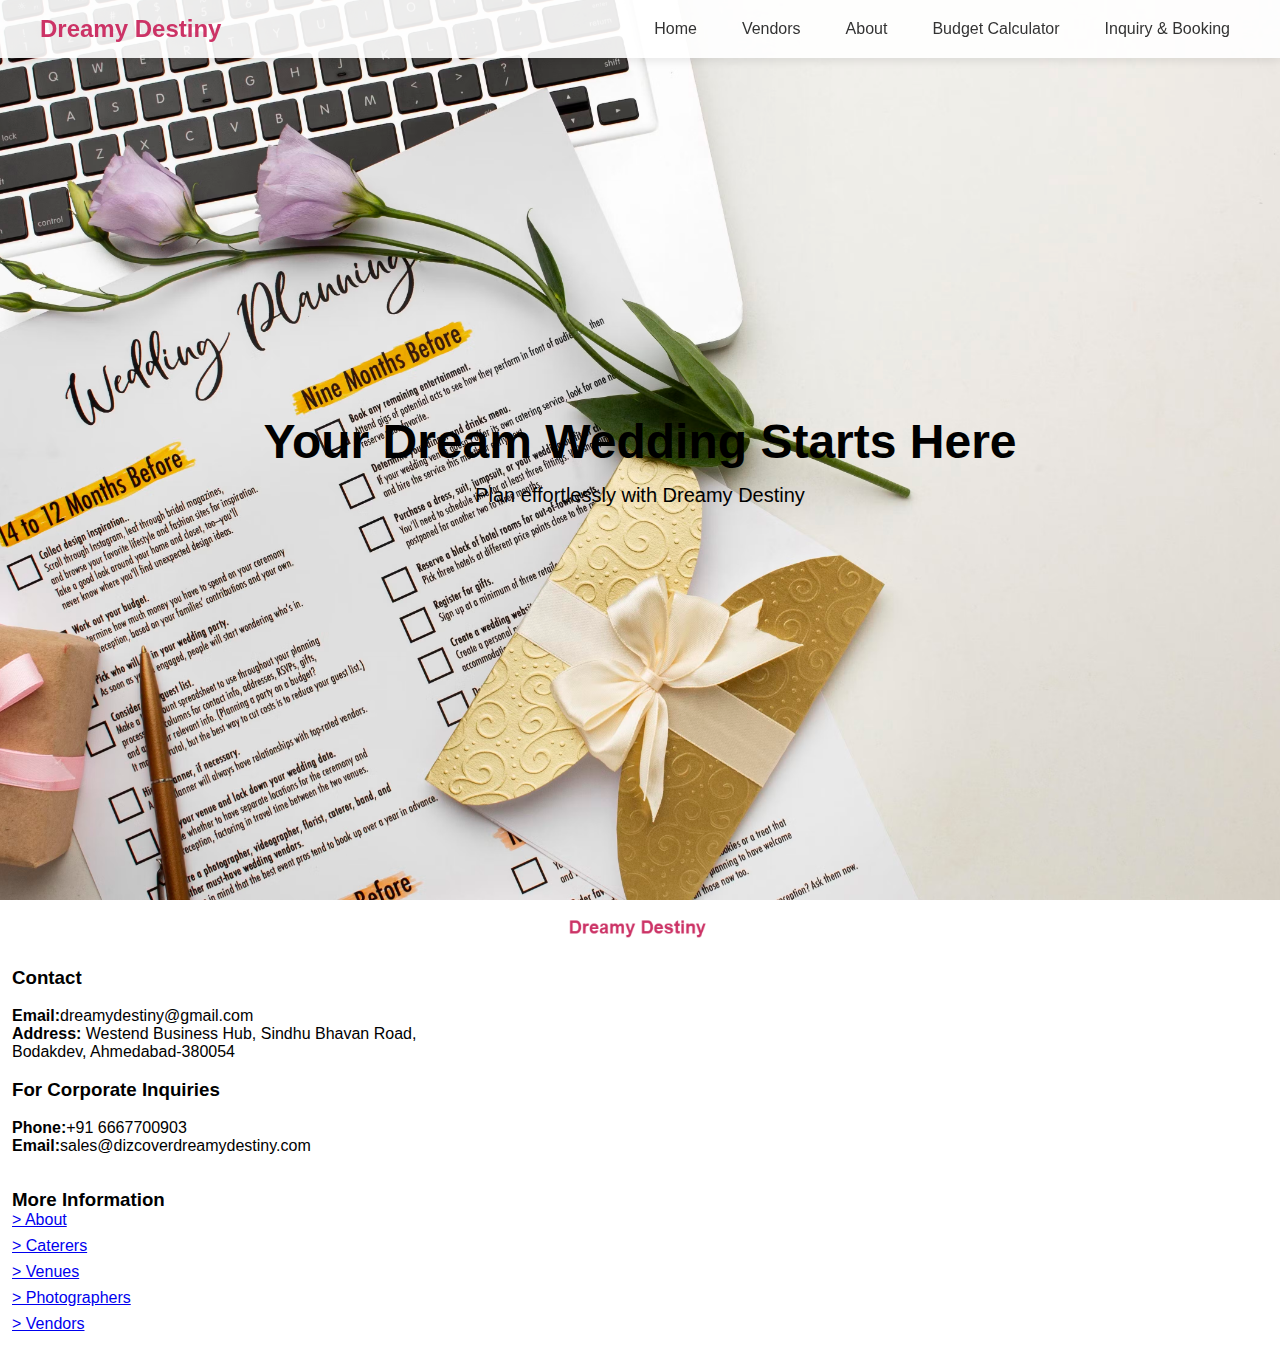
<file: index.html>
<!DOCTYPE html>
<html lang="en">
<head>
    <meta charset="UTF-8">
    <meta name="viewport" content="width=device-width,initial-scale=1.0">
    <title>Dreamy Destiny- Wedding Planning</title>
    <link rel="stylesheet" href="style.css">
</head>
<body>
    <header>
        <nav class="navbar">
            <div class="logo">Dreamy Destiny</div>
            <ul class="nav-links">
                <li><a href="index.html">Home</a></li>
                <li  class="dropdown">
                    <a href="vendor.html">Vendors</a>
                    <ul class="dropdown-menu">
                        <li><a href="photograph.html">Photographers</a></li>
                        <li><a href="caterers.html">Caterers</a></li>
                        <li><a href="venue.html">Venues</a></li>
                    </ul>
                    </li>
                    <li><a href="aboutus.html">About</a></li>
                    <li><a href="budgetcalculator.html">Budget Calculator</a></li>
                    <li><a href="booking.html">Inquiry & Booking</a></li>
                </li>
            </ul>
        </nav>
        <div class="hero-section">
        <div class="hero-text">
            <h1> Your Dream Wedding Starts Here</h1>
            <p>Plan effortlessly with Dreamy Destiny</p>
        </div>
        </div>
    </header>
   <footer class="footer">
    <div  class="footer-logo">
        <img src="logo.png" alt="Discover Dreamy Destiny">
    </div>

    <div class="footer-section">
        <h3>Contact</h3>
        <p><strong>Email:</strong>dreamydestiny@gmail.com</p>
        <p><strong>Address:</strong>
            Westend Business Hub, Sindhu Bhavan Road,<br> Bodakdev, Ahmedabad-380054</p>
    </div>
    <div class="footer-section">
        <h3>For Corporate Inquiries</h3>
        <p><strong>Phone:</strong>+91 6667700903</p>
        <p><strong>Email:</strong>sales@dizcoverdreamydestiny.com</p>
    </div>
    <div class="footer-links">
        <div>
            <h3>More Information</h3>
            <ul>
                <li><a href="aboutus.html"> > About</a></li>
                <li><a href="caterers.html">> Caterers</a></li>
                <li><a href="venue.html"> > Venues</a></li>
                <li><a href="photograph.html"> > Photographers</a></li>
                <li><a href="vendor.html"> > Vendors</a></li>
            </ul>
        </div>
    </div>
   </footer>
  </body>
</html>
</file>
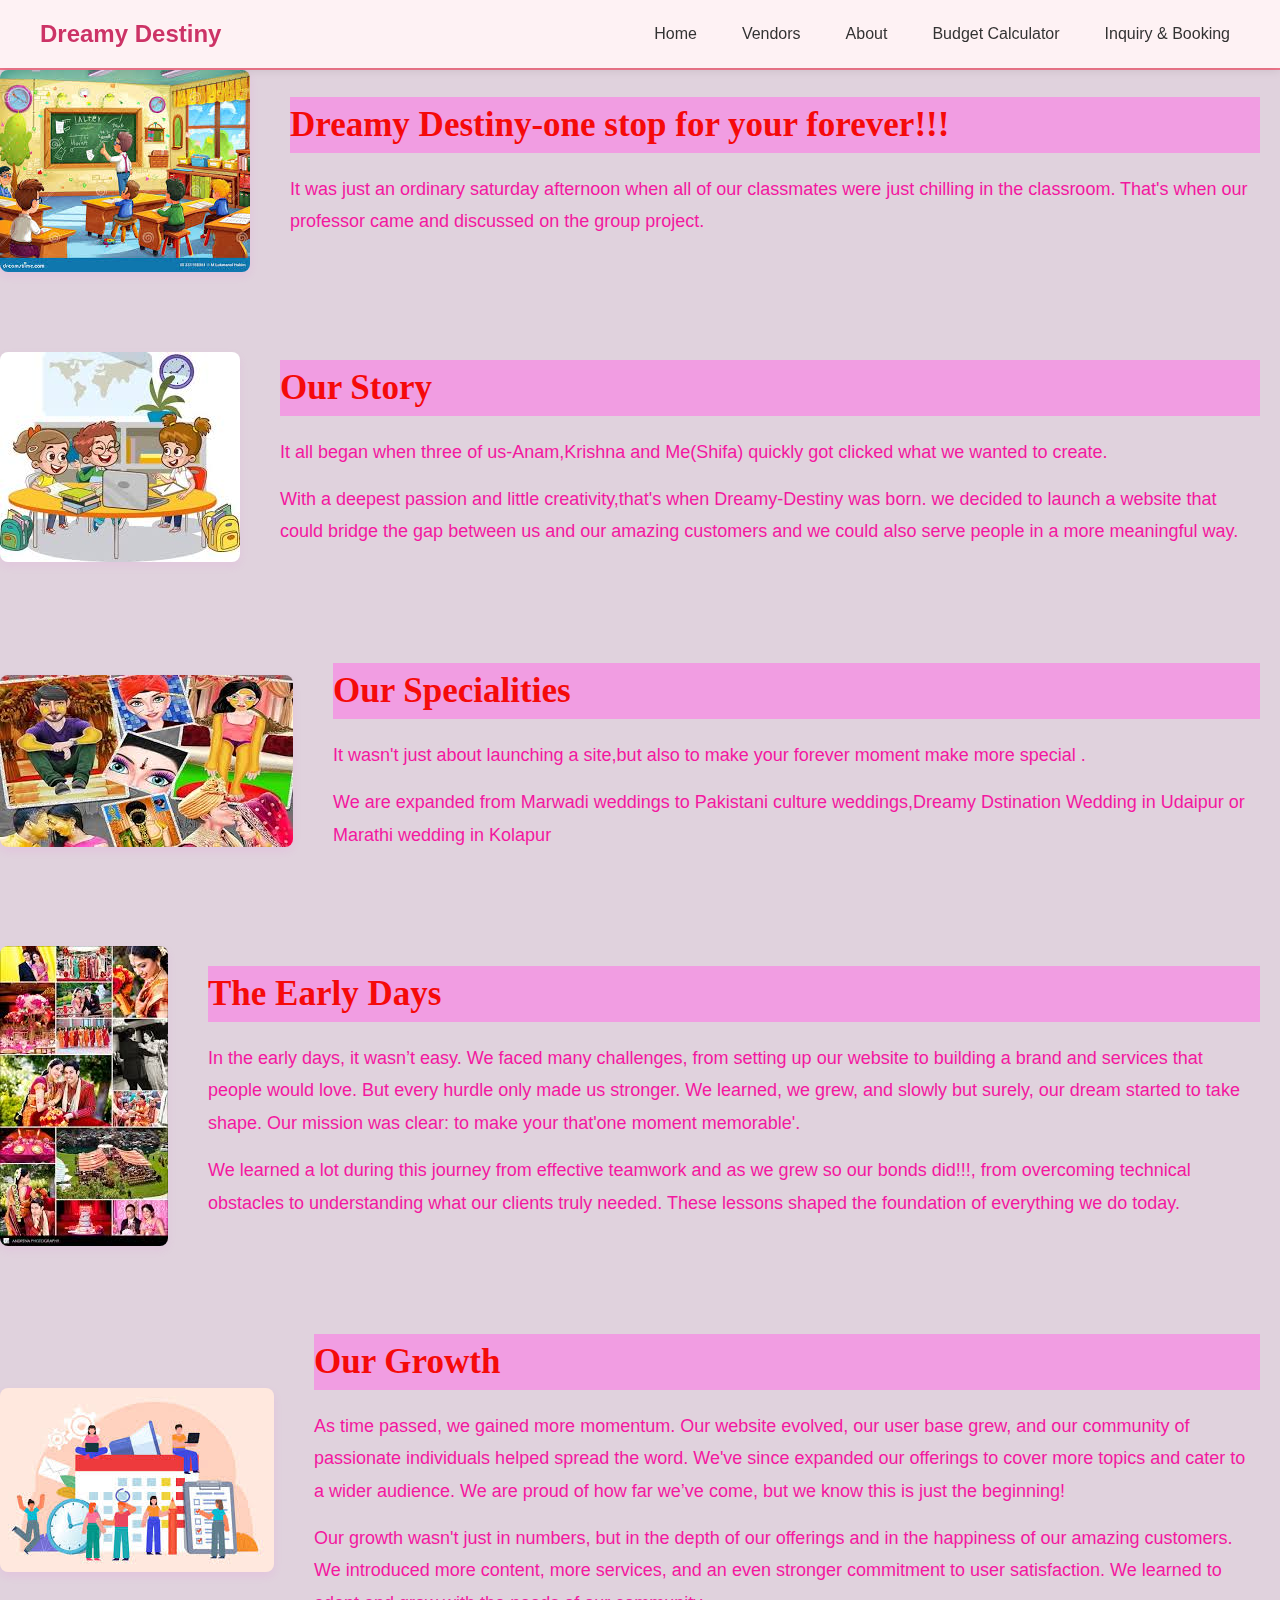
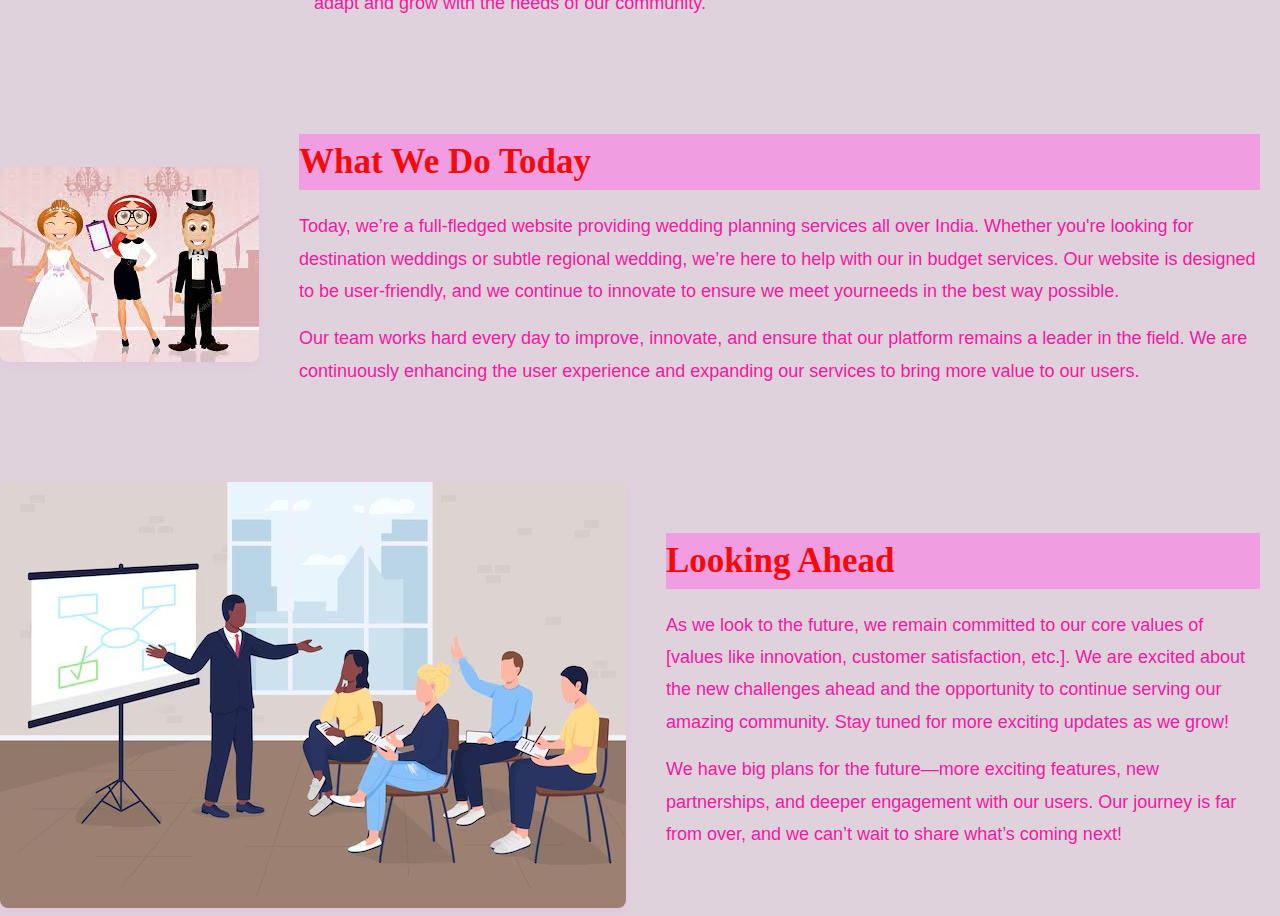
<file: aboutus.html>
<!DOCTYPE html>
<html lang="en">
<head>
    <meta charset="UTF-8">
    <meta name="viewport" content="width=device-width, initial-scale=1.0">
    <title>About Us</title>
    <link rel="stylesheet" href="style.css">
<style>
    * {
    margin: 0;
    padding: 0;
    box-sizing: border-box;
}

body {
    font-family:Verdana, Geneva, Tahoma, sans-serif;
    line-height: 1.6;
    background-color: rgb(250, 233, 245);    
}

.container {
    width: 100%;
    margin: 0 auto;
    background-color: rgb(224,210,221);
}

.about-section {
    padding: 0px 0;
    background-color: rgb(243, 120, 141);
    min-height: 100vh;
    padding-top: 70px;
}
.about-item {
    display: flex;
    margin-bottom: 60px;
    justify-content: space-between;
    align-items: center;
    
}
.about-image img {
    max-width: 100%;
    height: auto;
    border-radius: 8px;
    box-shadow: 0 4px 8px rgba(245, 80, 223, 0.1);
}
.about-image1 img {
    max-width: 100%;
    height: auto;
    border-radius: 8px;
    box-shadow: 0 4px 8px rgba(238, 103, 227, 0.1);
}

.about-text {
    flex: 1;
    padding: 20px;
    margin-left: 20px;
}
.about-text h2 {
    font-family:cursive;
    font-size: 35px;
    margin-bottom: 20px;
    color: rgb(245,10,10);
    font-weight: bold;
    background-color: rgb(241,157,226);
}

.about-text p {
    font-size: 18px;
    color: rgb(243, 24, 159);
    line-height: 1.8;
    margin-bottom: 15px;
}

@media screen and (max-width: 768px) {
    .about-item {
        flex-direction: column;
        align-items: center;
    }

    .about-image img {
        width: 100%;
        max-width: 500px;
        margin-bottom: 20px;
 }
}
</style>
</head>
<body>
    <header>
        <nav class="navbar">
            <div class="logo">Dreamy Destiny</div>
            <ul class="nav-links">
                <li><a href="index.html">Home</a></li>
                <li  class="dropdown">
                    <a href="vendor.html">Vendors</a>
                    <ul class="dropdown-menu">
                        <li><a href="photograph.html">Photographers</a></li>
                        <li><a href="caterers.html">Caterers</a></li>
                        <li><a href="venue.html">Venues</a></li>
                    </ul>
                    </li>
                    <li><a href="aboutus.html">About</a></li>
                    <li><a href="budgetcalculator.html">Budget Calculator</a></li>
                    <li><a href="booking.html">Inquiry & Booking</a></li>
                </li>
            </ul>
        </nav>
    <section class="about-section">
        <div class="container">
            <div class="about-item">
                <div class="about-image">
                    <img src="aboutphoto1.jpg" alt="Our Story">
                </div>
                <div class="about-text">
                    <h2>Dreamy Destiny-one stop for your forever!!! </h2>
                    <p>It was just an ordinary saturday afternoon when all of our classmates were
                         just chilling in  the classroom.
                        That's when our professor came and discussed on the group project.</p>
                    </div>
                    </div>
                    <div class="about-item">
                        <div class="about-image1">
                            <img src="aboutphoto2.jpg" alt="Our Story">
                        </div>
                        <div class="about-text">
                            <h2>Our Story</h2>
                    <p> It all began when three of us-Anam,Krishna and Me(Shifa) quickly got
                         clicked what we wanted to create.</p>
                    <p>With a deepest passion and little creativity,that's when Dreamy-Destiny was
                         born. we decided to launch a website that could bridge the gap
                         between us and our amazing customers and we could also serve people in
                          a more meaningful way.</p>
                    </div>
                    </div>
                    <div class="about-item">
                        <div class="about-image">
                            <img src="aboutphoto3.jpg" alt="Our Story">
                        </div>
                        <div class="about-text">
                            <h2>Our Specialities</h2>
                    <p>It wasn't just about launching a site,but also to make your forever 
                        moment make more special .</p>
                    <p>We are expanded from Marwadi weddings to Pakistani culture
                         weddings,Dreamy Dstination Wedding in Udaipur or Marathi wedding in Kolapur</p>
                </div>
            </div>
            <div class="about-item">
                <div class="about-image1">
                    <img src="aboutphoto4.jpg" alt="The Early Days">
                </div>
                <div class="about-text">
                    <h2>The Early Days</h2>
                    <p>In the early days, it wasn’t easy. We faced many challenges,
                         from setting up our website to building a brand and services that people would love. 
                         But every hurdle only made us stronger. We learned, we grew, and slowly but surely,
                          our dream started to take shape. Our mission was clear: to make your that'one moment memorable'.</p>
              <p>We learned a lot during this journey from effective teamwork and as we grew so our bonds did!!!,
                 from overcoming technical obstacles to understanding what our clients 
                 truly needed. These lessons shaped the foundation of everything we do today.</p>
                </div>
            </div>
            <div class="about-item">
                <div class="about-image">
                    <img src="aboutphoto5.jpg" alt="Our Growth">
                </div>
                <div class="about-text">
                    <h2>Our Growth</h2>
                    <p>As time passed, we gained more momentum. Our website evolved,
                         our user base grew, and our community of passionate individuals 
                         helped spread the word. We've since expanded our offerings to cover
                          more topics and cater to a wider audience. We are proud of how far we’ve come, 
                          but we know this is just the beginning!</p>
                    <p>Our growth wasn't just in numbers, but in the depth of our offerings and in the happiness of our amazing customers.
                         We introduced more content, more services, and an even stronger commitment to user satisfaction.
                          We learned to adapt and grow with the needs of our community.</p>
                </div>
            </div>

            <div class="about-item">
                <div class="about-image1">
                    <img src="aboutphoto6.jpg" alt="What We Do Today">
                </div>
                <div class="about-text">
                    <h2>What We Do Today</h2>
                    <p>Today, we’re a full-fledged website providing wedding planning services all over India. Whether you're looking for destination weddings or subtle regional wedding, we’re here to help with our in budget services. Our website is designed 
                        to be user-friendly, and we continue to innovate to ensure we meet yourneeds in the best way possible.</p>
                        <p>Our team works hard every day to improve, innovate, and ensure that our platform remains a leader in the field. We are continuously enhancing the user experience and expanding our services to bring more value to our users.</p>
                    </div>
                </div>
    
                <div class="about-item">
                    <div class="about-image">
                        <img src="aboutphoto7.jpg" alt="Looking Ahead">
                    </div>
                    <div class="about-text">
                        <h2>Looking Ahead</h2>
                        <p>As we look to the future, we remain committed to our core values of [values like innovation, customer satisfaction, etc.]. We are excited about the new challenges ahead and the opportunity to continue serving our amazing community. Stay tuned for more exciting updates as we grow!</p>
                        <p>We have big plans for the future—more exciting features, new partnerships, and deeper engagement with our users. Our journey is far from over, and we can’t wait to share what’s coming next!</p>
                    </div>
                </div>
    
            </div>
        </section>
    
    </body>
    </html>
</file>
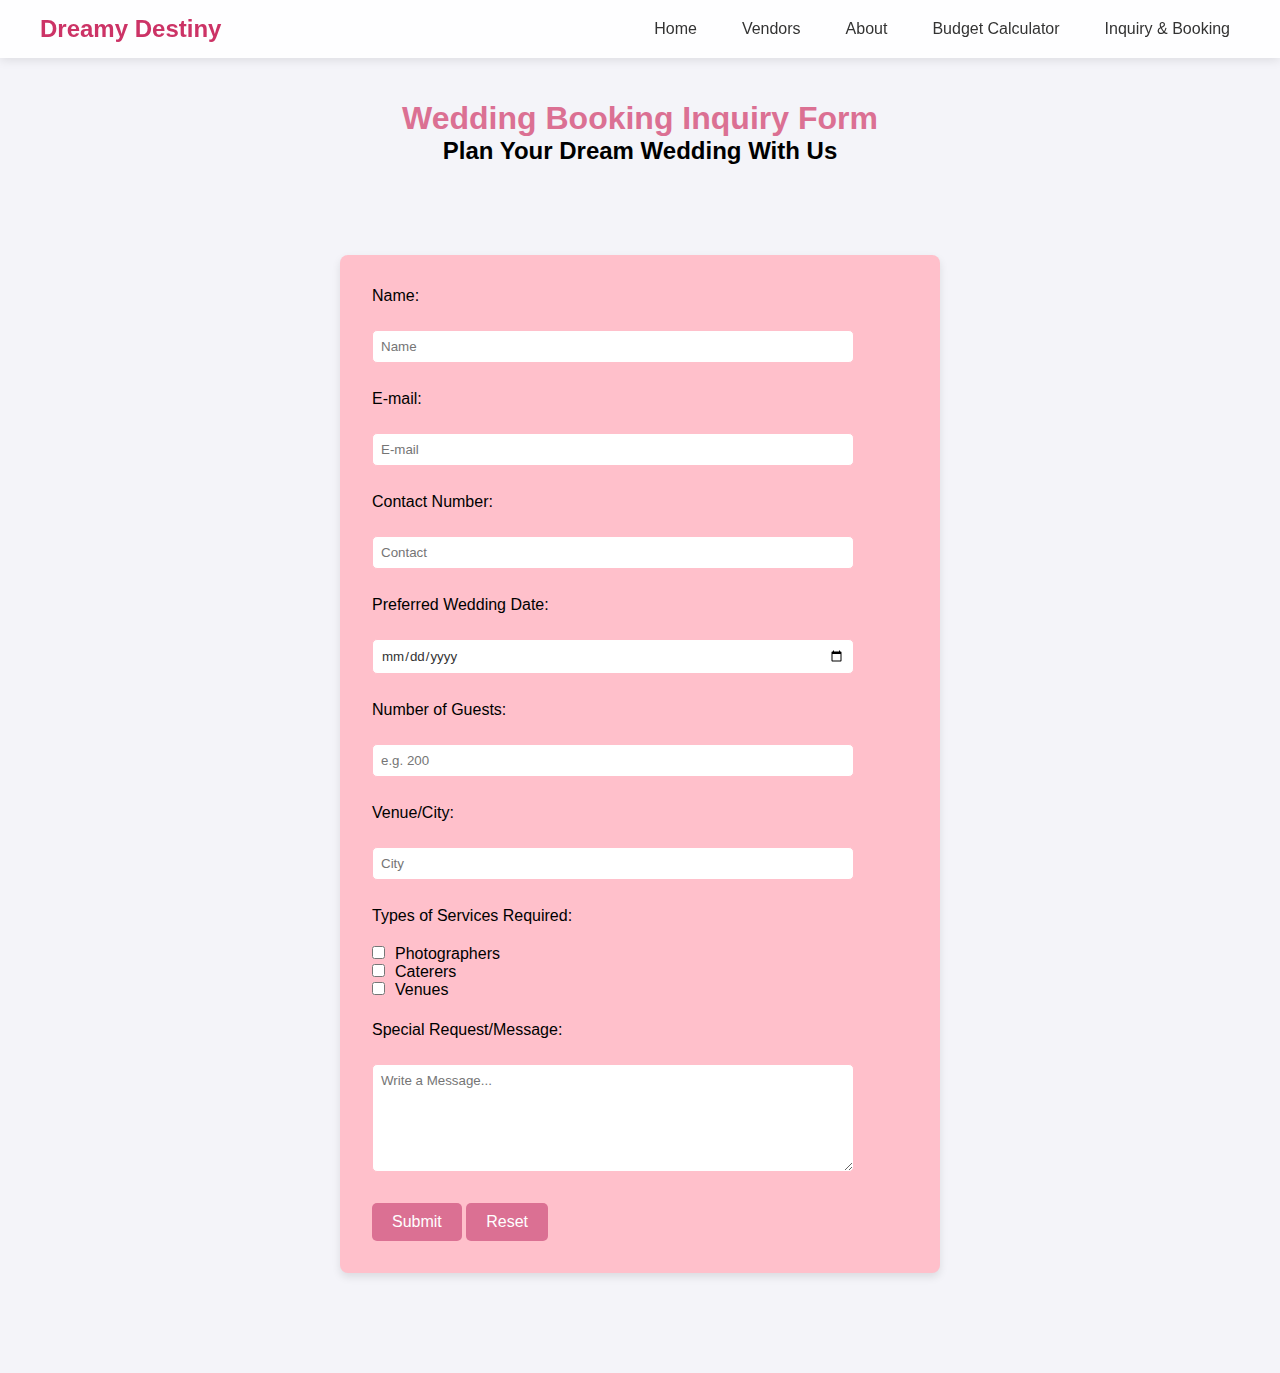
<file: booking.html>
<!DOCTYPE html>
<html lang="en">
<head>
    <meta charset="UTF-8">
    <meta name="viewport" content="width=device-width, initial-scale=1.0">
    <title>Online Inquiry & Booking System</title>
    <link rel="stylesheet" href="style.css">
</head>
<body>
    <header>
        <nav class="navbar">
            <div class="logo">Dreamy Destiny</div>
            <ul class="nav-links">
                <li><a href="index.html">Home</a></li>
                <li  class="dropdown">
                    <a href="vendor.html">Vendors</a>
                    <ul class="dropdown-menu">
                        <li><a href="photograph.html">Photographers</a></li>
                        <li><a href="caterers.html">Caterers</a></li>
                        <li><a href="venue.html">Venues</a></li>
                    </ul>
                    </li>
                    <li><a href="aboutus.html">About</a></li>
                    <li><a href="budgetcalculator.html">Budget Calculator</a></li>
                    <li><a href="booking.html">Inquiry & Booking</a></li>
                </li>
            </ul>
        </nav>
     </header>
     <section class="booking">
    <form name="inquiryform">
        <center><h1 id="heading">Wedding Booking Inquiry Form</h1></center>
        <center><h2>Plan Your Dream Wedding With Us </h2></center>
        <table bgcolor="white" align="center">

            <tr>
                <td>Name:</td>
                <td><input type="text" placeholder="Name"></input></td><br>
            </tr>

            <tr>
                <td>E-mail:</td>
                <td><input type="email" placeholder="E-mail"></input></td><br>
            </tr>

            <tr>
                <td>Contact Number:</td>
                <td><input type="text" placeholder="Contact"></input></td><br>
            </tr>

            <tr>
                <td>Preferred Wedding Date:</td>
                <td><input type="date" placeholder="dd-mm-yyyy"></input></td><br>
            </tr>

            <tr>
                <td>Number of Guests:</label></td>
                <td><input type="number" placeholder="e.g. 200"></td>
            </tr>

            <tr>
                <td>Venue/City:</td>
                <td><input type="text" placeholder="City"></input></td><br>
            </tr>

            <tr>
                <td>Types of Services Required:</td>
                <td>
                    <input type="checkbox" name="service">Photographers</input><br>
                    <input type="checkbox" name="service">Caterers</input><br>
                    <input type="checkbox" name="service">Venues</input><br>
                </td>
            </tr>

            <tr>
                <td>Special Request/Message:</td>
                <td><textarea name="address"  placeholder="Write a Message..." rows="6" cols="15"></textarea></td>
            </tr>

         
            <tr>
              <td>
                 <input type="submit" name="Submit" value="Submit"></input>
                 <input type="reset" name="Reset" value="Reset"></input>
              </td> 
            </tr>  
    </form>
     </section>
</body>
</html>
</file>
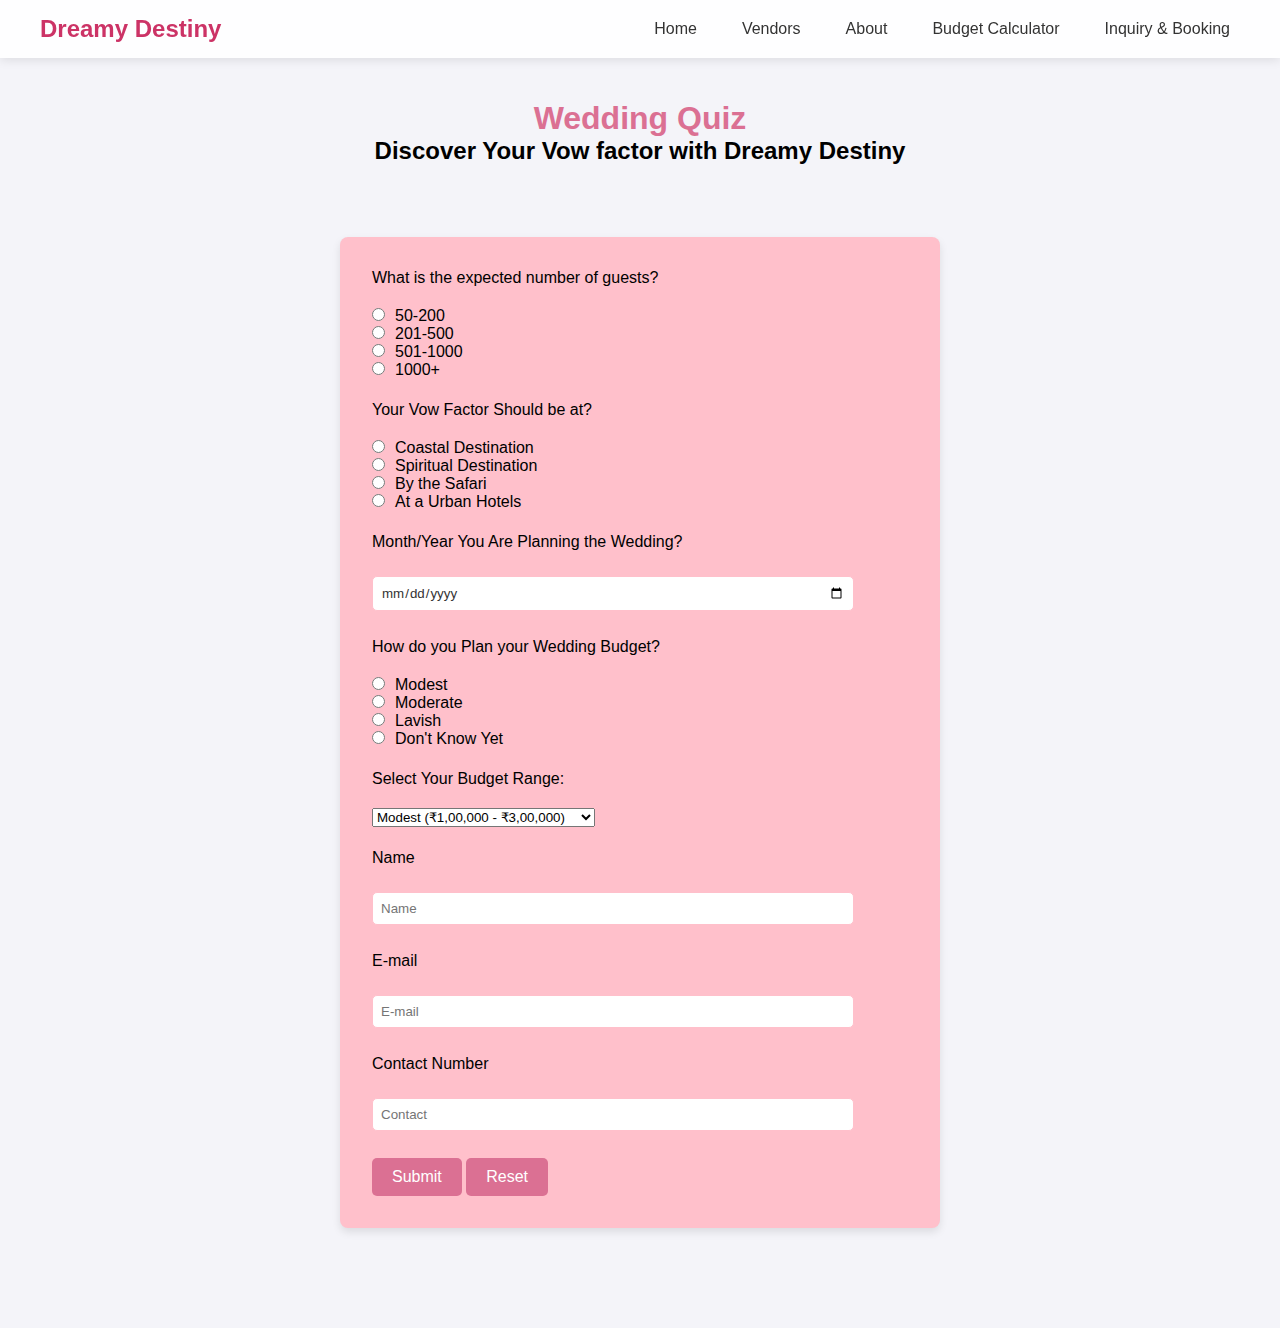
<file: budgetcalculator.html>
<!DOCTYPE html>
<html lang="en">
<head>
    <meta charset="UTF-8">
    <meta name="viewport" content="width=device-width, initial-scale=1.0">
    <title>Wedding Quiz</title>
    <link rel="stylesheet" href="style.css">
</head>
<body>
        <header>
            <nav class="navbar">
                <div class="logo">Dreamy Destiny</div>
                <ul class="nav-links">
                    <li><a href="index.html">Home</a></li>
                    <li  class="dropdown">
                        <a href="vendor.html">Vendors</a>
                        <ul class="dropdown-menu">
                            <li><a href="photograph.html">Photographers</a></li>
                            <li><a href="caterers.html">Caterers</a></li>
                            <li><a href="venue.html">Venues</a></li>
                        </ul>
                        </li>
                        <li><a href="aboutus.html">About</a></li>
                        <li><a href="budgetcalculator.html">Budget Calculator</a></li>
                        <li><a href="booking.html">Inquiry & Booking</a></li>
                    </li>
                </ul>
            </nav>
            </header>
       <section class="budget">    
    <form name="wedding quiz form">
        <center><h1 id="heading">Wedding Quiz</h1></center>
        <center><h2>Discover Your Vow factor with Dreamy Destiny</h2></center>
        <table bgcolor="white" align="center">

            <tr>
                <td>What is the expected number of guests?</td>
                <td><input type="radio" name="guests">50-200</input><br>
                   <input type="radio" name="guests">201-500</input><br>
                   <input type="radio" name="guests">501-1000</input><br>
                   <input type="radio" name="guests">1000+</input><br>
                </td>
            </tr>

            <tr>
                <td>Your Vow Factor Should be at?</td>
                <td><input type="radio" name="vow_factor">Coastal Destination</input><br>
                   <input type="radio" name="vow_factor">Spiritual Destination</input><br>
                   <input type="radio" name="vow_factor">By the Safari</input><br>
                   <input type="radio" name="vow_factor">At a Urban Hotels</input><br>
                </td>
            </tr>

            <tr>
                <td>Month/Year You Are Planning the Wedding?</td>
                <td><input type="date" placeholder="dd-mm-yyyy"></input></td><br>
            </tr>

            <tr>
                <td>How do you Plan your Wedding Budget?</td>
                <td><input type="radio" name="budget">Modest</input><br>
                   <input type="radio" name="budget">Moderate</input><br>
                   <input type="radio" name="budget">Lavish</input><br>
                   <input type="radio" name="budget">Don't Know Yet</input><br>
                </td>
            </tr>
          
            <tr>
                <td>Select Your Budget Range:</td>
                <td>                 
                   <select name="budget">
                        <option value="100000-300000">Modest (₹1,00,000 - ₹3,00,000)</option>
                        <option value="300000-700000">Moderate (₹3,00,000 - ₹7,00,000)</option>
                        <option value="700000-1500000">Lavish (₹7,00,000 - ₹15,00,000)</option>
                        <option value="1500000+">Luxurious (₹15,00,000+)</option>
                    </select>
                </td>
            </tr>

            <tr>
                <td>Name</td>
                <td><input type="text" placeholder="Name"></input></td><br>
            </tr>

            <tr>
                <td>E-mail</td>
                <td><input type="email" placeholder="E-mail"></input></td><br>
            </tr>

            <tr>
                <td>Contact Number</td>
                <td><input type="text" placeholder="Contact"></input></td><br>
            </tr>

            <tr>
                <td>
                   <input type="submit" name="Submit" value="Submit"></input>
                   <input type="reset" name="Reset" value="Reset"></input>
                </td> 
            </tr>    
    </form>
    </section>
</body>
</html>
</file>
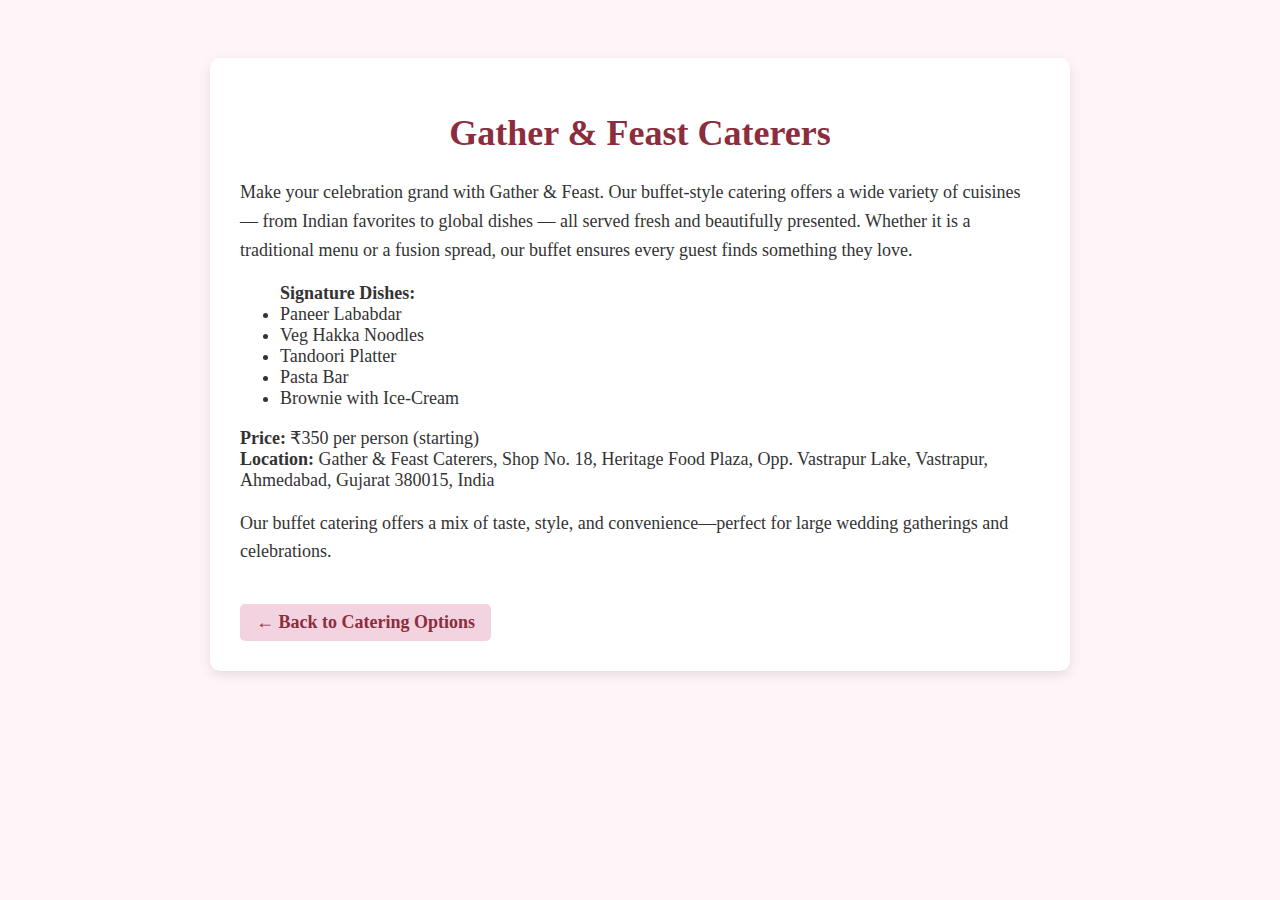
<file: buffetview.html>
<!DOCTYPE html>
<html lang="en">
<head>
    <meta charset="UTF-8">
    <meta name="viewport" content="width=device-width, initial-scale=1.0">
    <title>Buffet Catering View Details</title>
</head>
<style>
     body {
        font-family: Arial, sans-serif;
        background-color: #fff5f8;
        padding: 30px;
        color: #333;
    }

    h1 {
        color: #8c2d3e;
        text-align: center;
       
    }

    .container {
        max-width: 800px;
        margin: 20px auto;
        background: white;
        padding: 30px;
        border-radius: 10px;
        box-shadow: 0 4px 12px rgba(0,0,0,0.1);
        font-family: "Georgia", "Times New Roman", serif;
        font-size: 18px; 
    }

    p {
        font-size: 16px;
        line-height: 1.6;
        font-size: 18px;
    }

    .back {
            display: inline-block;
            margin-top: 20px;
            text-decoration: none;
            color: #8c2d3e;
            font-weight: bold;
            padding: 8px 16px;
            background-color: #f4d3e0;
            border-radius: 5px;
            transition: background-color 0.3s ease;
        }

    .back:hover {
        color: #d76a7e;
    }
</style>
<body>
      <!-- Buffet Catering -->
    <div class="container">
        <h1>Gather & Feast Caterers</h1>
        <p>Make your celebration grand with Gather & Feast. Our buffet-style catering offers a wide variety of cuisines — from Indian favorites to global dishes — all served fresh and beautifully presented. Whether it is a traditional menu or a fusion spread, our buffet ensures every guest finds something they love.</p>

        <ul>
          <strong>Signature Dishes:</strong><br>
          <li>Paneer Lababdar</li>
          <li>Veg Hakka Noodles</li>
          <li>Tandoori Platter</li>
          <li>Pasta Bar</li>
          <li>Brownie with Ice-Cream</li>
        </ul>
             
        <strong>Price:</strong> ₹350 per person (starting)<br>
        <strong>Location:</strong> Gather & Feast Caterers, Shop No. 18, Heritage Food Plaza, Opp. Vastrapur Lake, Vastrapur, Ahmedabad, Gujarat 380015, India<br>
        <p>Our buffet catering offers a mix of taste, style, and convenience—perfect for large wedding gatherings and celebrations.</p>
    
        <a href="caterers.html" class="back">← Back to Catering Options</a>
      </div>
     
</body>
</html>
</file>
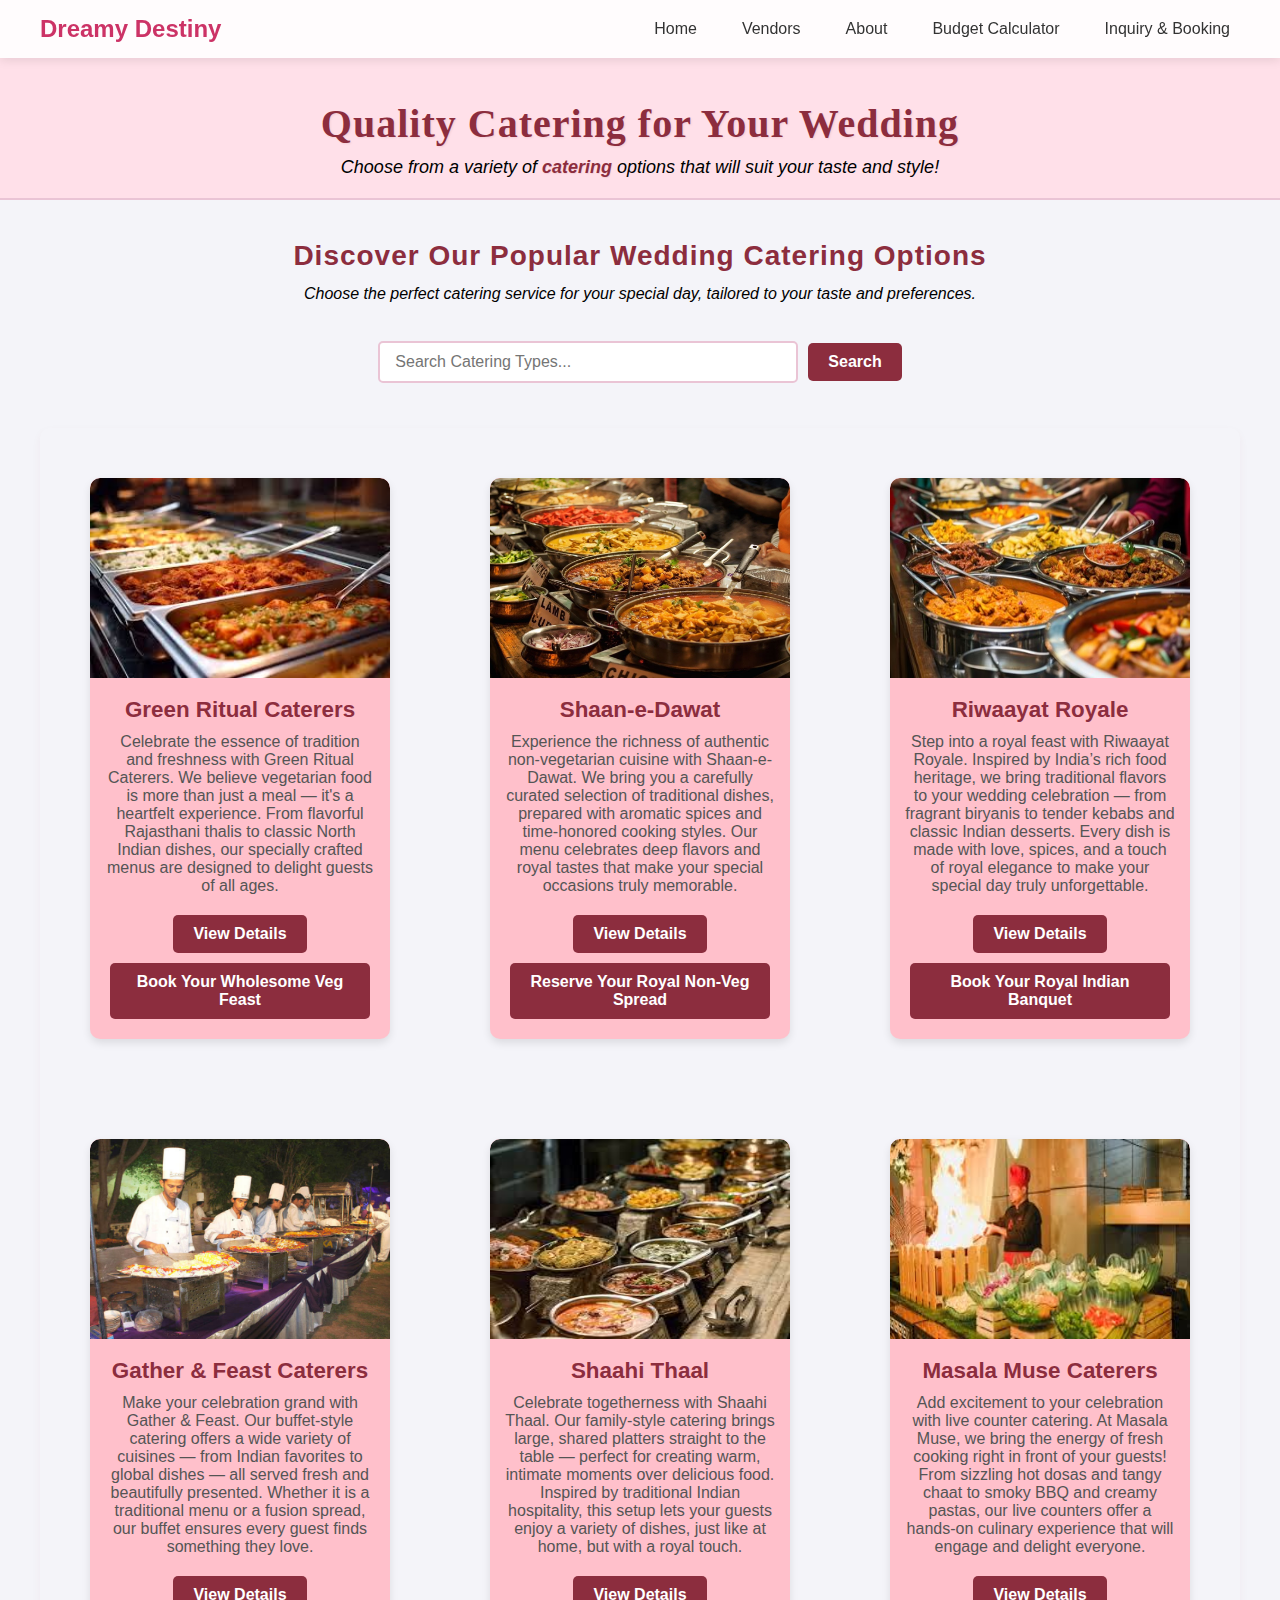
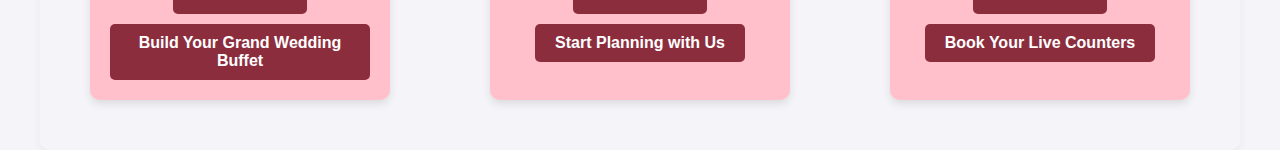
<file: caterers.html>
<!DOCTYPE html>
<html lang="en">
<head>
    <meta charset="UTF-8">
    <meta name="viewport" content="width=device-width, initial-scale=1.0">
    <title>Wedding Catering</title>
    <link rel="stylesheet" href="style.css">
</head>
<body>
    <header>
        <nav class="navbar">
            <div class="logo">Dreamy Destiny</div>
            <ul class="nav-links">
                <li><a href="index.html">Home</a></li>
                <li  class="dropdown">
                    <a href="vendor.html">Vendors</a>
                    <ul class="dropdown-menu">
                        <li><a href="photograph.html">Photographers</a></li>
                        <li><a href="caterers.html">Caterers</a></li>
                        <li><a href="venue.html">Venues</a></li>
                    </ul>
                    </li>
                    <li><a href="aboutus.html">About</a></li>
                    <li><a href="budgetcalculator.html">Budget Calculator</a></li>
                    <li><a href="booking.html">Inquiry & Booking</a></li>
                </li>
            </ul>
        </nav>
        </header>
 <section class="caterer">
    <div class="catering">
        <h1>Quality Catering for Your Wedding</h1>
        <p>Choose from a variety of <span class="highlight-catering">catering</span> options that will suit your taste and style!</p>
     </div>

       <!-- Catering Options Section Heading -->
     <div class="catering-heading">
       <h2>Discover Our Popular Wedding Catering Options</h2>
        <p>Choose the perfect catering service for your special day, tailored to your taste and preferences.</p>
     </div>

      <!-- Catering Services Section -->
     <!-- Static Search Bar -->
     <div class="search-container">
        <input type="text" placeholder="Search Catering Types...">
        <button type="submit">Search</button>
     </div>

     <!-- Catering Services Section -->
     <div class="catering-services">
        <!-- Vegetarian Catering -->
        <div class="service">
            <img src="indiancat.jpg" >
            <div class="service-details">
                <h3>Green Ritual Caterers</h3>
                <p>Celebrate the essence of tradition and freshness with Green Ritual Caterers. We believe vegetarian food is more than just a meal — it's a heartfelt experience. From flavorful Rajasthani thalis to classic North Indian dishes, our specially crafted menus are designed to delight guests of all ages.</p>
   
                <a href="vegview.html" class="contact-btn">View Details</a>
                 <a href="contactusform.html" class="contact-btn">Book Your Wholesome Veg Feast</a> 
         
            </div>
        </div>

        <!-- Non-Vegetarian Catering -->
        <div class="service">
            <img src="shaanedawat.jpg">
            <div class="service-details">
                <h3>Shaan-e-Dawat</h3>
                <p>Experience the richness of authentic non-vegetarian cuisine with Shaan-e-Dawat. We bring you a carefully curated selection of traditional dishes, prepared with aromatic spices and time-honored cooking styles. Our menu celebrates deep flavors and royal tastes that make your special occasions truly memorable.</p>

                <a href="nonvegview.html" class="contact-btn">View Details</a>
                <a href="contactusform.html" class="contact-btn">Reserve Your Royal Non-Veg Spread</a>
            </div>
        </div>

        <!-- Indian Traditional Catering -->
        <div class="service">
           <img src="riwayatroyale.jpg">
            <div class="service-details">
                <h3>Riwaayat Royale</h3>
                <p>Step into a royal feast with Riwaayat Royale. Inspired by India’s rich food heritage, we bring traditional flavors to your wedding celebration — from fragrant biryanis to tender kebabs and classic Indian desserts. Every dish is made with love, spices, and a touch of royal elegance to make your special day truly unforgettable.</p>

                <a href="indianview.html" class="contact-btn">View Details</a>
                <a href="contactusform.html" class="contact-btn">Book Your Royal Indian Banquet</a>
            </div>
        </div>

        <!-- Buffet Catering -->
        <div class="service">
            <img src="gather&feast.jpg">
            <div class="service-details">
                <h3>Gather & Feast Caterers</h3>
                <p>Make your celebration grand with Gather & Feast. Our buffet-style catering offers a wide variety of cuisines — from Indian favorites to global dishes — all served fresh and beautifully presented. Whether it is a traditional menu or a fusion spread, our buffet ensures every guest finds something they love.</p>

                <a href="buffetview.html" class="contact-btn">View Details</a>
                <a href="contactusform.html" class="contact-btn">Build Your Grand Wedding Buffet</a>
            </div>
        </div>

        <!-- Family Style Catering -->
        <div class="service">
            <img src="shaahitaal.jpg">
            <div class="service-details">
                <h3>Shaahi Thaal</h3>
                <p>Celebrate togetherness with Shaahi Thaal. Our family-style catering brings large, shared platters straight to the table — perfect for creating warm, intimate moments over delicious food. Inspired by traditional Indian hospitality, this setup lets your guests enjoy a variety of dishes, just like at home, but with a royal touch.</p>

                <a href="familyview.html" class="contact-btn">View Details</a>
                <a href="contactusform.html" class="contact-btn">Start Planning with Us</a>
            </div>
        </div>
    

       <!-- Live Counter Catering -->
       <div class="service">
           <img src="masalamuse.jpg">
           <div class="service-details">
               <h3>Masala Muse Caterers</h3>
               <p>Add excitement to your celebration with live counter catering. At Masala Muse, we bring the energy of fresh cooking right in front of your guests! From sizzling hot dosas and tangy chaat to smoky BBQ and creamy pastas, our live counters offer a hands-on culinary experience that will engage and delight everyone.</p>

               <a href="liveview.html" class="contact-btn">View Details</a>
               <a href="contactusform.html" class="contact-btn">Book Your Live Counters</a>
            </div>
         </div>
    </div>
</section>
</body>
</html>
</file>
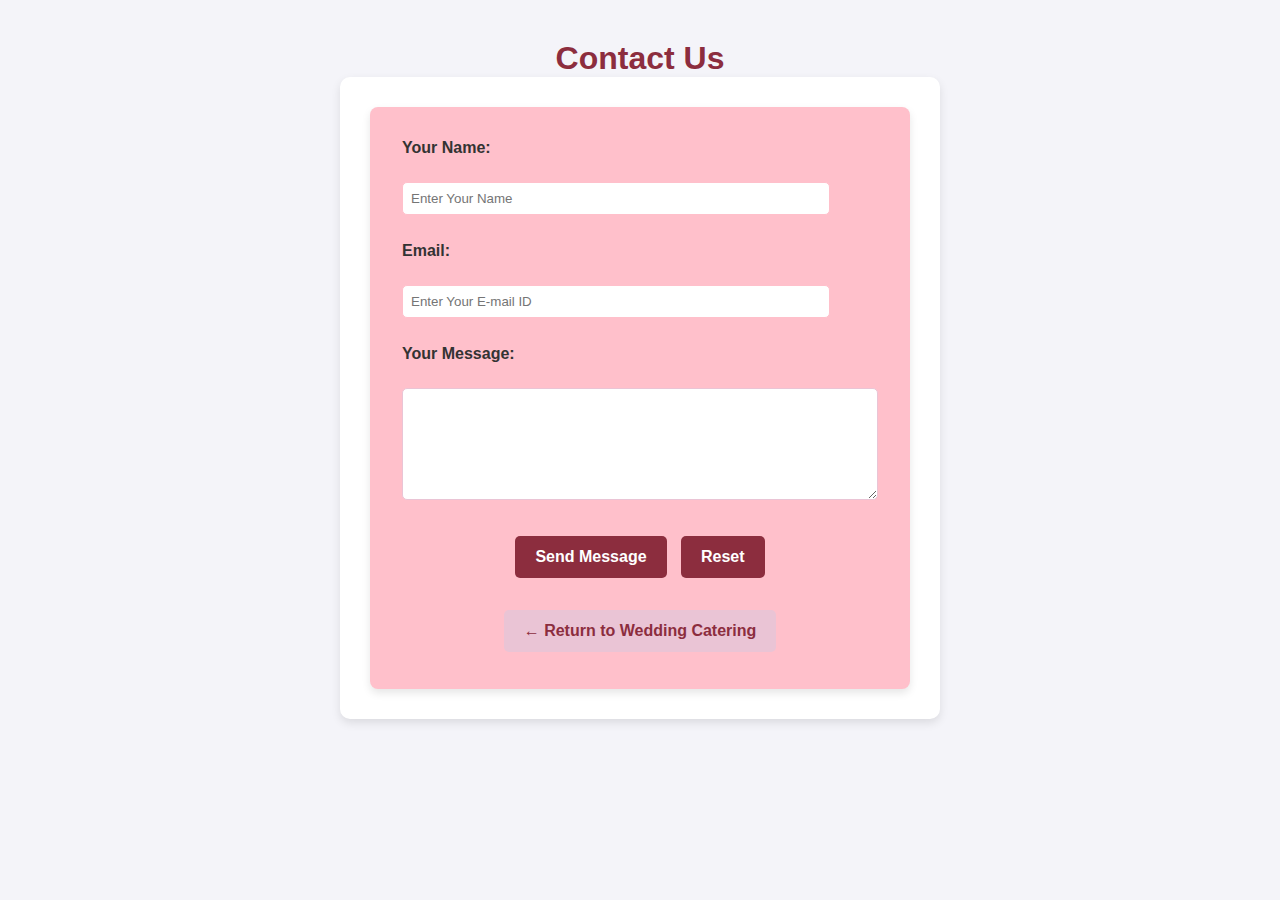
<file: contactusform.html>
<!DOCTYPE html>
<html lang="en">
<head>
    <meta charset="UTF-8">
    <meta name="viewport" content="width=device-width, initial-scale=1.0">
    <title>Contact Us - Wedding Catering</title>
    <link rel="stylesheet" href="style.css">
<style>
    /* css style for contact us form*/
body {
    font-family: Arial, sans-serif;
    background-color: #f4f4f9;
    padding: 40px;
    color: #333;
    
}

h1 {
    text-align: center;
    color: #8c2d3e;
}

form {
    max-width: 600px;
    margin: 0 auto;
    background: white;
    padding: 30px;
    border-radius: 10px;
    box-shadow: 0 4px 10px rgba(0,0,0,0.1);
    font-weight: 600;
}

table {
    width: 100%;
}

td {
    padding: 10px;
    vertical-align: top;
}


input, textarea {
    width: 100%;
    padding: 10px;
    border: 1px solid #eac4d5;
    border-radius: 5px;
}

.contact-btn {
    background-color: #8c2d3e;
    color: white;
    padding: 12px 20px;
    border: none;
    border-radius: 5px;
    font-size: 16px;
    cursor: pointer;
    font-weight: bold;
    margin:5px;
    transition: background-color 0.3s ease;
}

.contact-btn:hover {
    background-color: #d76a7e;
    color: #8c2d3e;
}

.btn-row {
    text-align: center;
}

.back-btn {
    background-color: #eac4d5;
    color: #8c2d3e;
    text-decoration: none;
}

.back-btn:hover {
  background-color: #d76a7e;
  color: white;
}
</style>
</head>
<body>
    <h1>Contact Us</h1>

    <form name="Contact Us">
        <table>
            <tr>
                <td>Your Name:</td>
                <td><input type="text" placeholder="Enter Your Name"></td>
            </tr>

            <tr>
                <td> Email:</td>
                <td><input type="email" placeholder="Enter Your E-mail ID"></td>
            </tr>
            
            <tr>
                <td>Your Message:</td>
                <td><textarea id="message" name="message" rows="6" cols="10"></textarea></td>
            </tr>

            <tr>
                <td colspan="2" class="btn-row">
                    <button type="submit" class="contact-btn">Send Message</button>
                    <button type="reset" class="contact-btn">Reset</button>
                </td>
            </tr>

            <tr>
                <td colspan="2" class="btn-row">
                    <a href="caterers.html" class="contact-btn back-btn">← Return to Wedding Catering</a>

                </td>
            </tr>
            
        </table>
    </form>
</body>
</html>
</file>
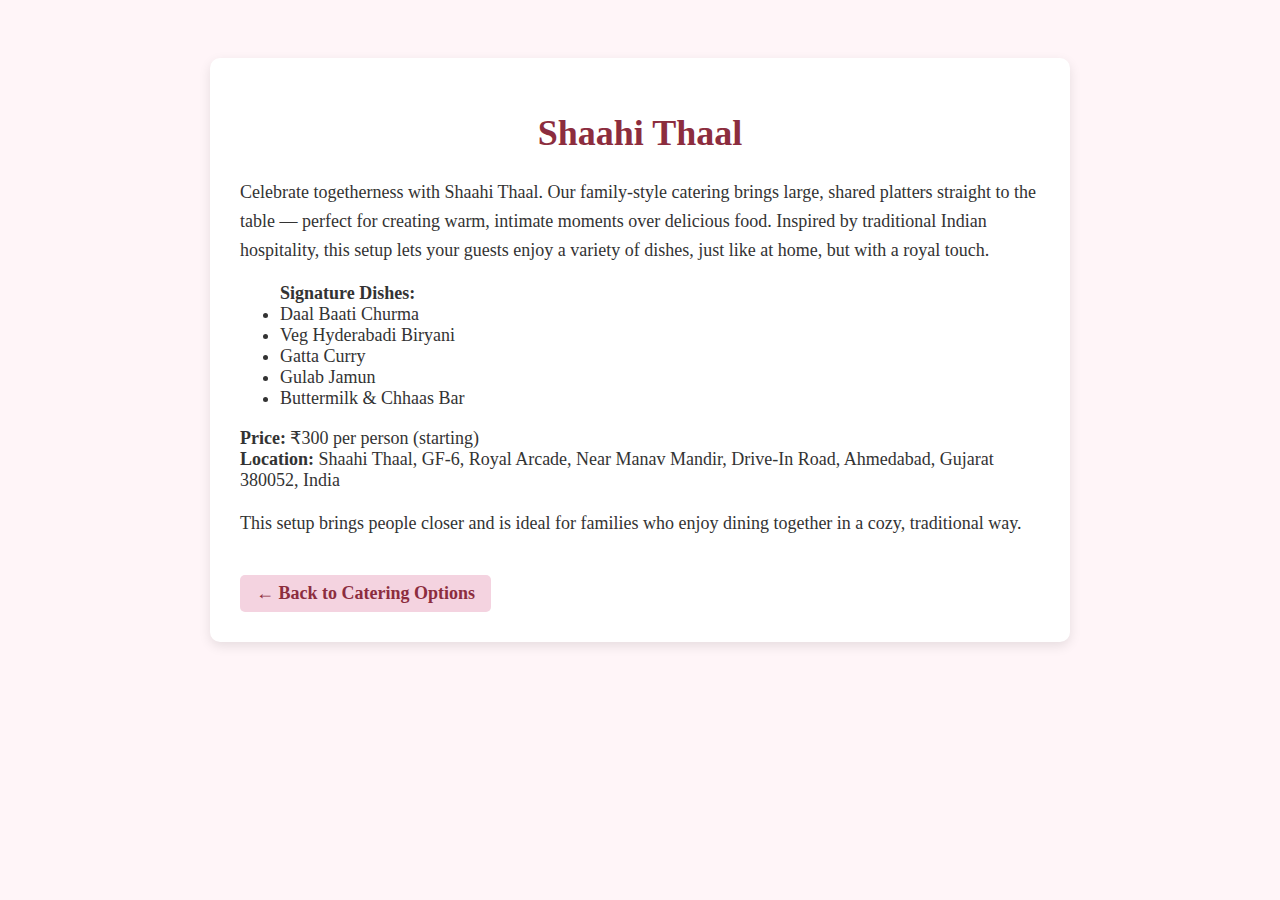
<file: familyview.html>
<!DOCTYPE html>
<html lang="en">
<head>
    <meta charset="UTF-8">
    <meta name="viewport" content="width=device-width, initial-scale=1.0">
    <title>Family Style View Details</title>
</head>
<style>
     body {
        font-family: Arial, sans-serif;
        background-color: #fff5f8;
        padding: 30px;
        color: #333;
    }

    h1 {
        color: #8c2d3e;
        text-align: center;
       
    }

    .container {
        max-width: 800px;
        margin: 20px auto;
        background: white;
        padding: 30px;
        border-radius: 10px;
        box-shadow: 0 4px 12px rgba(0,0,0,0.1);
        font-family: "Georgia", "Times New Roman", serif;
        font-size: 18px; 
    }

    p {
        font-size: 16px;
        line-height: 1.6;
        font-size: 18px;
    }

    .back {
            display: inline-block;
            margin-top: 20px;
            text-decoration: none;
            color: #8c2d3e;
            font-weight: bold;
            padding: 8px 16px;
            background-color: #f4d3e0;
            border-radius: 5px;
            transition: background-color 0.3s ease;
        }

    .back:hover {
        color: #d76a7e;
    }
</style>
<body>
       <!-- Family Style Catering -->
    <div class="container">
        <h1>Shaahi Thaal</h1>
        <p>Celebrate togetherness with Shaahi Thaal. Our family-style catering brings large, shared platters straight to the table — perfect for creating warm, intimate moments over delicious food. Inspired by traditional Indian hospitality, this setup lets your guests enjoy a variety of dishes, just like at home, but with a royal touch.</p>

        <ul>
          <strong>Signature Dishes:</strong><br>
          <li>Daal Baati Churma</li>
          <li>Veg Hyderabadi Biryani</li>
          <li>Gatta Curry</li>
          <li>Gulab Jamun</li>
          <li>Buttermilk & Chhaas Bar</li>
        </ul>      
        
        <strong>Price:</strong> ₹300 per person (starting)<br>
        <strong>Location:</strong> Shaahi Thaal, GF-6, Royal Arcade, Near Manav Mandir, Drive-In Road, Ahmedabad, Gujarat 380052, India<br>
        <p>This setup brings people closer and is ideal for families who enjoy dining together in a cozy, traditional way.</p>
    
        <a href="caterers.html" class="back">← Back to Catering Options</a>
      </div>
     
</body>
</html>
</file>
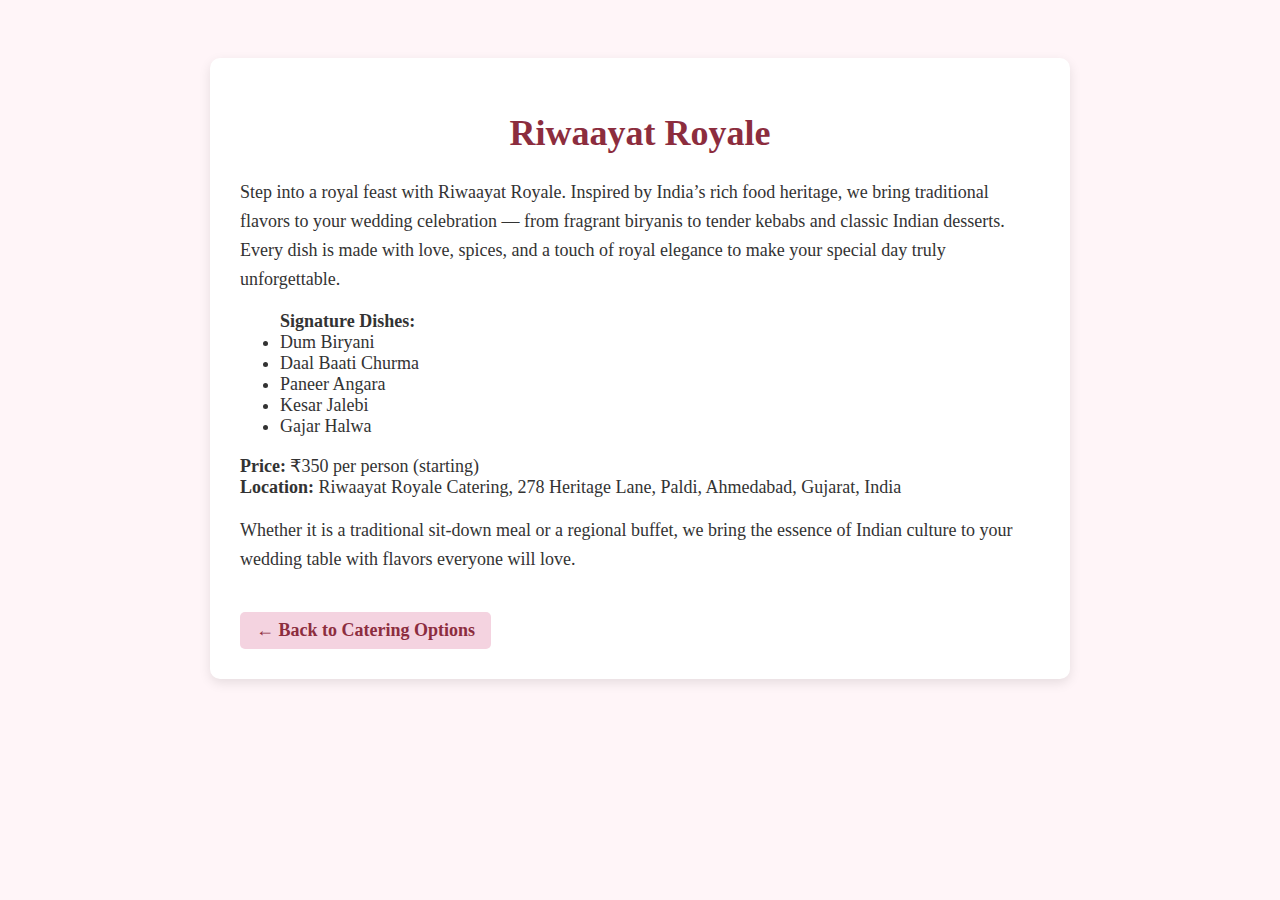
<file: indianview.html>
<!DOCTYPE html>
<html lang="en">
<head>
    <meta charset="UTF-8">
    <meta name="viewport" content="width=device-width, initial-scale=1.0">
    <title>Indian Traditional Catering View Details</title>
</head>
<style>
     body {
        font-family: Arial, sans-serif;
        background-color: #fff5f8;
        padding: 30px;
        color: #333;
    }

    h1 {
        color: #8c2d3e;
        text-align: center;
       
    }

    .container {
        max-width: 800px;
        margin: 20px auto;
        background: white;
        padding: 30px;
        border-radius: 10px;
        box-shadow: 0 4px 12px rgba(0,0,0,0.1);
        font-family: "Georgia", "Times New Roman", serif;
        font-size: 18px; 
    }

    p {
        font-size: 16px;
        line-height: 1.6;
        font-size: 18px;
    }

    .back {
            display: inline-block;
            margin-top: 20px;
            text-decoration: none;
            color: #8c2d3e;
            font-weight: bold;
            padding: 8px 16px;
            background-color: #f4d3e0;
            border-radius: 5px;
            transition: background-color 0.3s ease;
        }

    .back:hover {
        color: #d76a7e;
    }
</style>
<body>
      <!-- Indian Traditional Catering -->
    <div class="container">
        <h1>Riwaayat Royale</h1>
        <p>Step into a royal feast with Riwaayat Royale. Inspired by India’s rich food heritage, we bring traditional flavors to your wedding celebration — from fragrant biryanis to tender kebabs and classic Indian desserts. Every dish is made with love, spices, and a touch of royal elegance to make your special day truly unforgettable.</p>

        <ul>
          <strong>Signature Dishes:</strong><br>
          <li>Dum Biryani</li>
          <li>Daal Baati Churma</li>
          <li>Paneer Angara</li>
          <li>Kesar Jalebi</li>
          <li>Gajar Halwa</li>
        </ul>
           
        <strong>Price:</strong> ₹350 per person (starting)<br>
        <strong>Location:</strong> Riwaayat Royale Catering, 278 Heritage Lane, Paldi, Ahmedabad, Gujarat, India<br>
        <p>Whether it is a traditional sit-down meal or a regional buffet, we bring the essence of Indian culture to your wedding table with flavors everyone will love.</p>  
    
        <a href="caterers.html" class="back">← Back to Catering Options</a>
      </div>
    
</body>
</html>
</file>
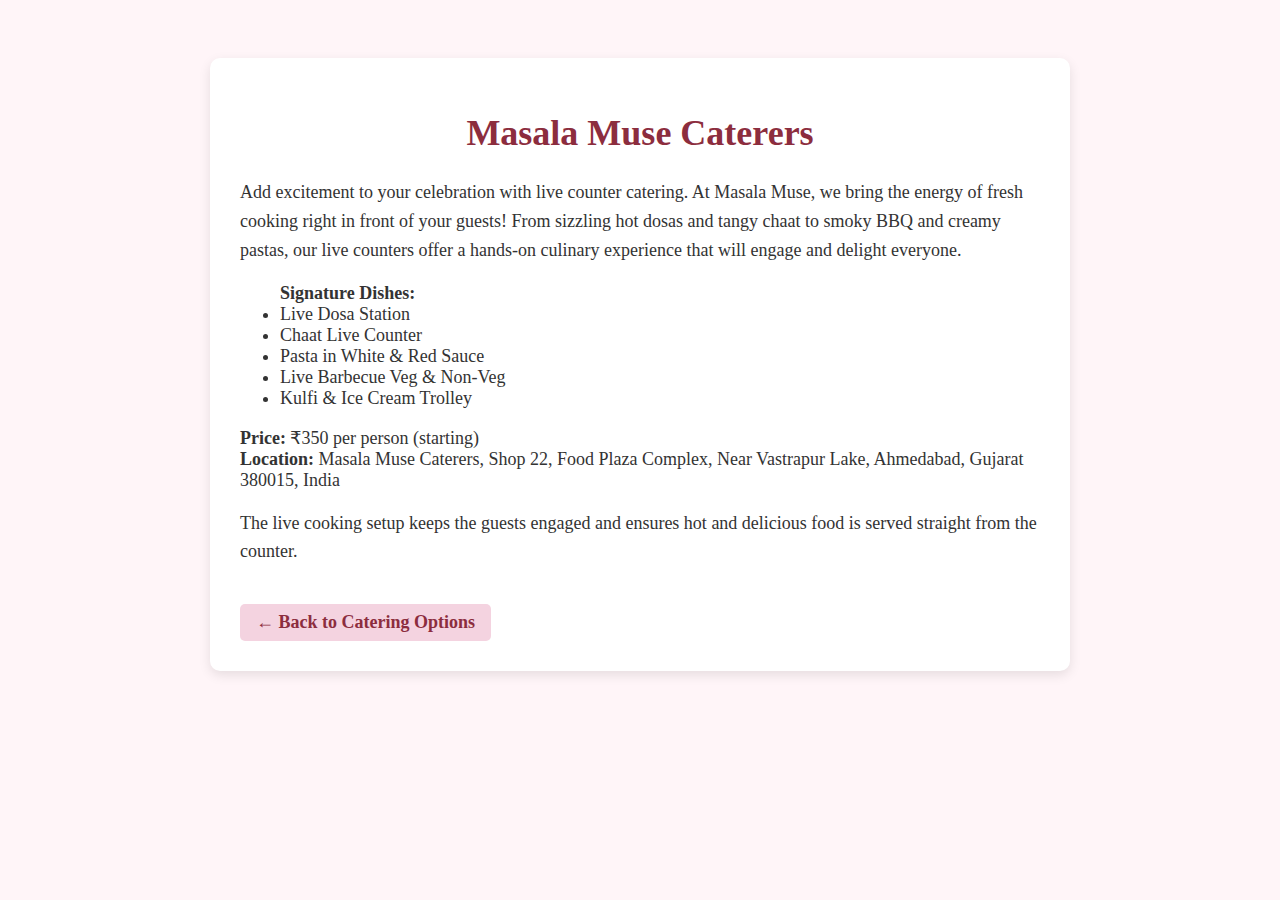
<file: liveview.html>
<!DOCTYPE html>
<html lang="en">
<head>
    <meta charset="UTF-8">
    <meta name="viewport" content="width=device-width, initial-scale=1.0">
    <title>Live Counter View Details</title>
</head>
<style>
     body {
        font-family: Arial, sans-serif;
        background-color: #fff5f8;
        padding: 30px;
        color: #333;
    }

    h1 {
        color: #8c2d3e;
        text-align: center;
       
    }

    .container {
        max-width: 800px;
        margin: 20px auto;
        background: white;
        padding: 30px;
        border-radius: 10px;
        box-shadow: 0 4px 12px rgba(0,0,0,0.1);
        font-family: "Georgia", "Times New Roman", serif;
        font-size: 18px; 
    }

    p {
        font-size: 16px;
        line-height: 1.6;
        font-size: 18px;
    }

    .back {
            display: inline-block;
            margin-top: 20px;
            text-decoration: none;
            color: #8c2d3e;
            font-weight: bold;
            padding: 8px 16px;
            background-color: #f4d3e0;
            border-radius: 5px;
            transition: background-color 0.3s ease;
        }

    .back:hover {
        color: #d76a7e;
    }
</style>
<body>
       <!-- Live Counter Catering -->
    <div class="container">
        <h1>Masala Muse Caterers</h1>
        <p>Add excitement to your celebration with live counter catering. At Masala Muse, we bring the energy of fresh cooking right in front of your guests! From sizzling hot dosas and tangy chaat to smoky BBQ and creamy pastas, our live counters offer a hands-on culinary experience that will engage and delight everyone.</p>
        
        <ul>
          <strong>Signature Dishes:</strong><br>
          <li>Live Dosa Station </li>
          <li>Chaat Live Counter</li>
          <li>Pasta in White & Red Sauce</li>
          <li>Live Barbecue Veg & Non-Veg</li>
          <li>Kulfi & Ice Cream Trolley</li>
        </ul>
             
        <strong>Price:</strong> ₹350 per person (starting)<br>
        <strong>Location:</strong> Masala Muse Caterers, Shop 22, Food Plaza Complex, Near Vastrapur Lake, Ahmedabad, Gujarat 380015, India<br>
       <p>The live cooking setup keeps the guests engaged and ensures hot and delicious food is served straight from the counter.</p>


        <a href="caterers.html" class="back">← Back to Catering Options</a>
      </div>
       
</body>
</html>
</file>
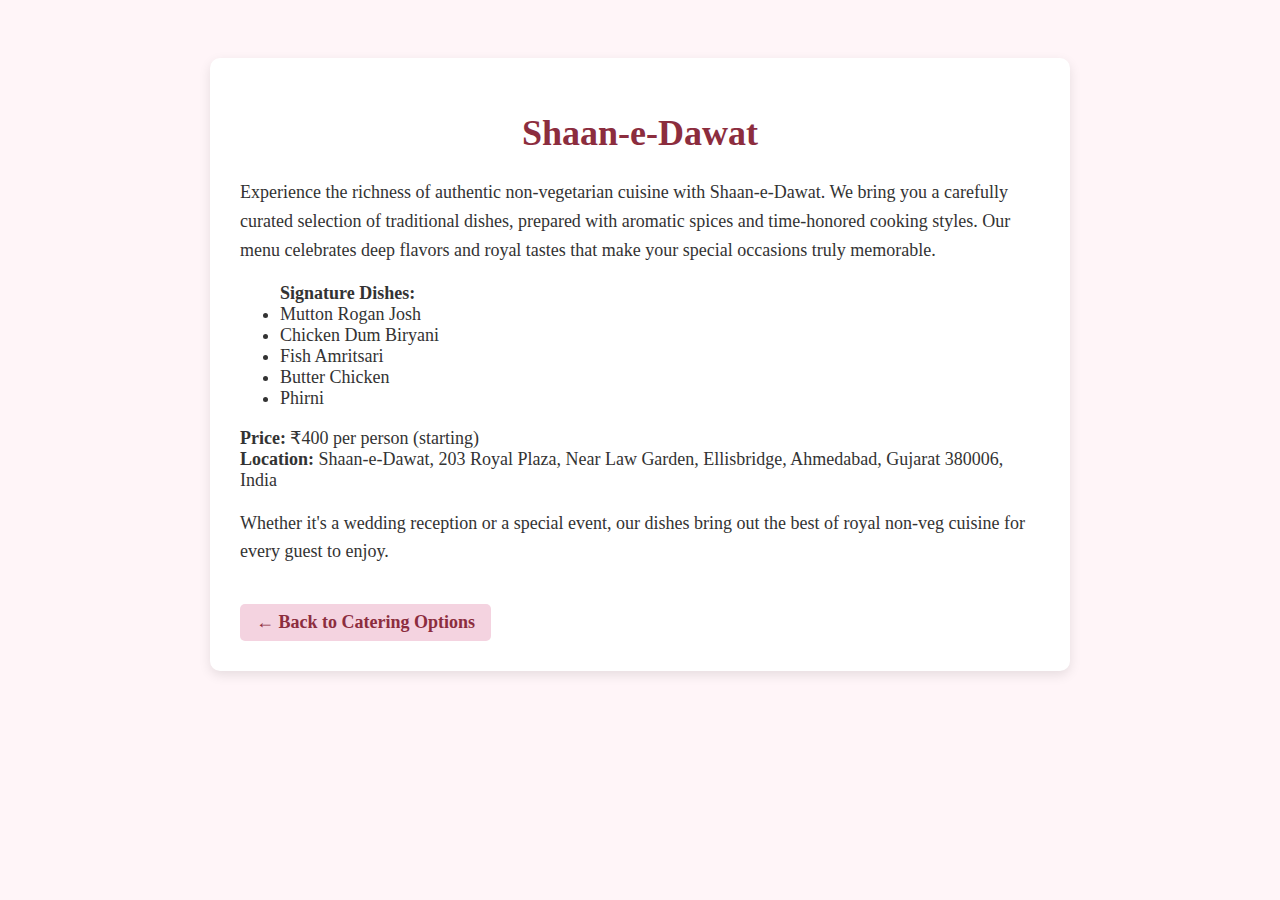
<file: nonvegview.html>
<!DOCTYPE html>
<html lang="en">
<head>
    <meta charset="UTF-8">
    <meta name="viewport" content="width=device-width, initial-scale=1.0">
    <title>Non-Vegetarian Catering View Details</title>
    <style>
        /*Internal css style for nonvegview page*/
         body {
       font-family: Arial, sans-serif;
       background-color: #fff5f8;
       padding: 30px;
       color: #333;
   }

   h1 {
       color: #8c2d3e;
       text-align: center;
      
   }

   .container {
       max-width: 800px;
       margin: 20px auto;
       background: white;
       padding: 30px;
       border-radius: 10px;
       box-shadow: 0 4px 12px rgba(0,0,0,0.1);
       font-family: "Georgia", "Times New Roman", serif;
       font-size: 18px; 
   }

   p {
       font-size: 16px;
       line-height: 1.6;
       font-size: 18px;
   }

   .back {
           display: inline-block;
           margin-top: 20px;
           text-decoration: none;
           color: #8c2d3e;
           font-weight: bold;
           padding: 8px 16px;
           background-color: #f4d3e0;
           border-radius: 5px;
           transition: background-color 0.3s ease;
       }

   .back:hover {
       color: #d76a7e;
   }
    </style>
</head>
<body>
    <section>
       <!-- Non-Vegetarian Catering -->
      <div class="container">
        <h1>Shaan-e-Dawat</h1>
        <p>Experience the richness of authentic non-vegetarian cuisine with Shaan-e-Dawat. We bring you a carefully curated selection of traditional dishes, prepared with aromatic spices and time-honored cooking styles. Our menu celebrates deep flavors and royal tastes that make your special occasions truly memorable.</p>
              
        <ul>
          <strong>Signature Dishes:</strong><br>
          <li>Mutton Rogan Josh</li>
          <li>Chicken Dum Biryani</li>
          <li>Fish Amritsari</li>
          <li>Butter Chicken</li>
          <li>Phirni</li>
        </ul>
       
        <strong>Price:</strong> ₹400 per person (starting)<br>
        <strong>Location:</strong> Shaan-e-Dawat, 203 Royal Plaza, Near Law Garden, Ellisbridge, Ahmedabad, Gujarat 380006, India<br>
        <p>Whether it's a wedding reception or a special event, our dishes bring out the best of royal non-veg cuisine for every guest to enjoy.</p>     
    
        <a href="caterers.html" class="back">← Back to Catering Options</a>
      </div>
 </section>
</body>
</html>
</file>
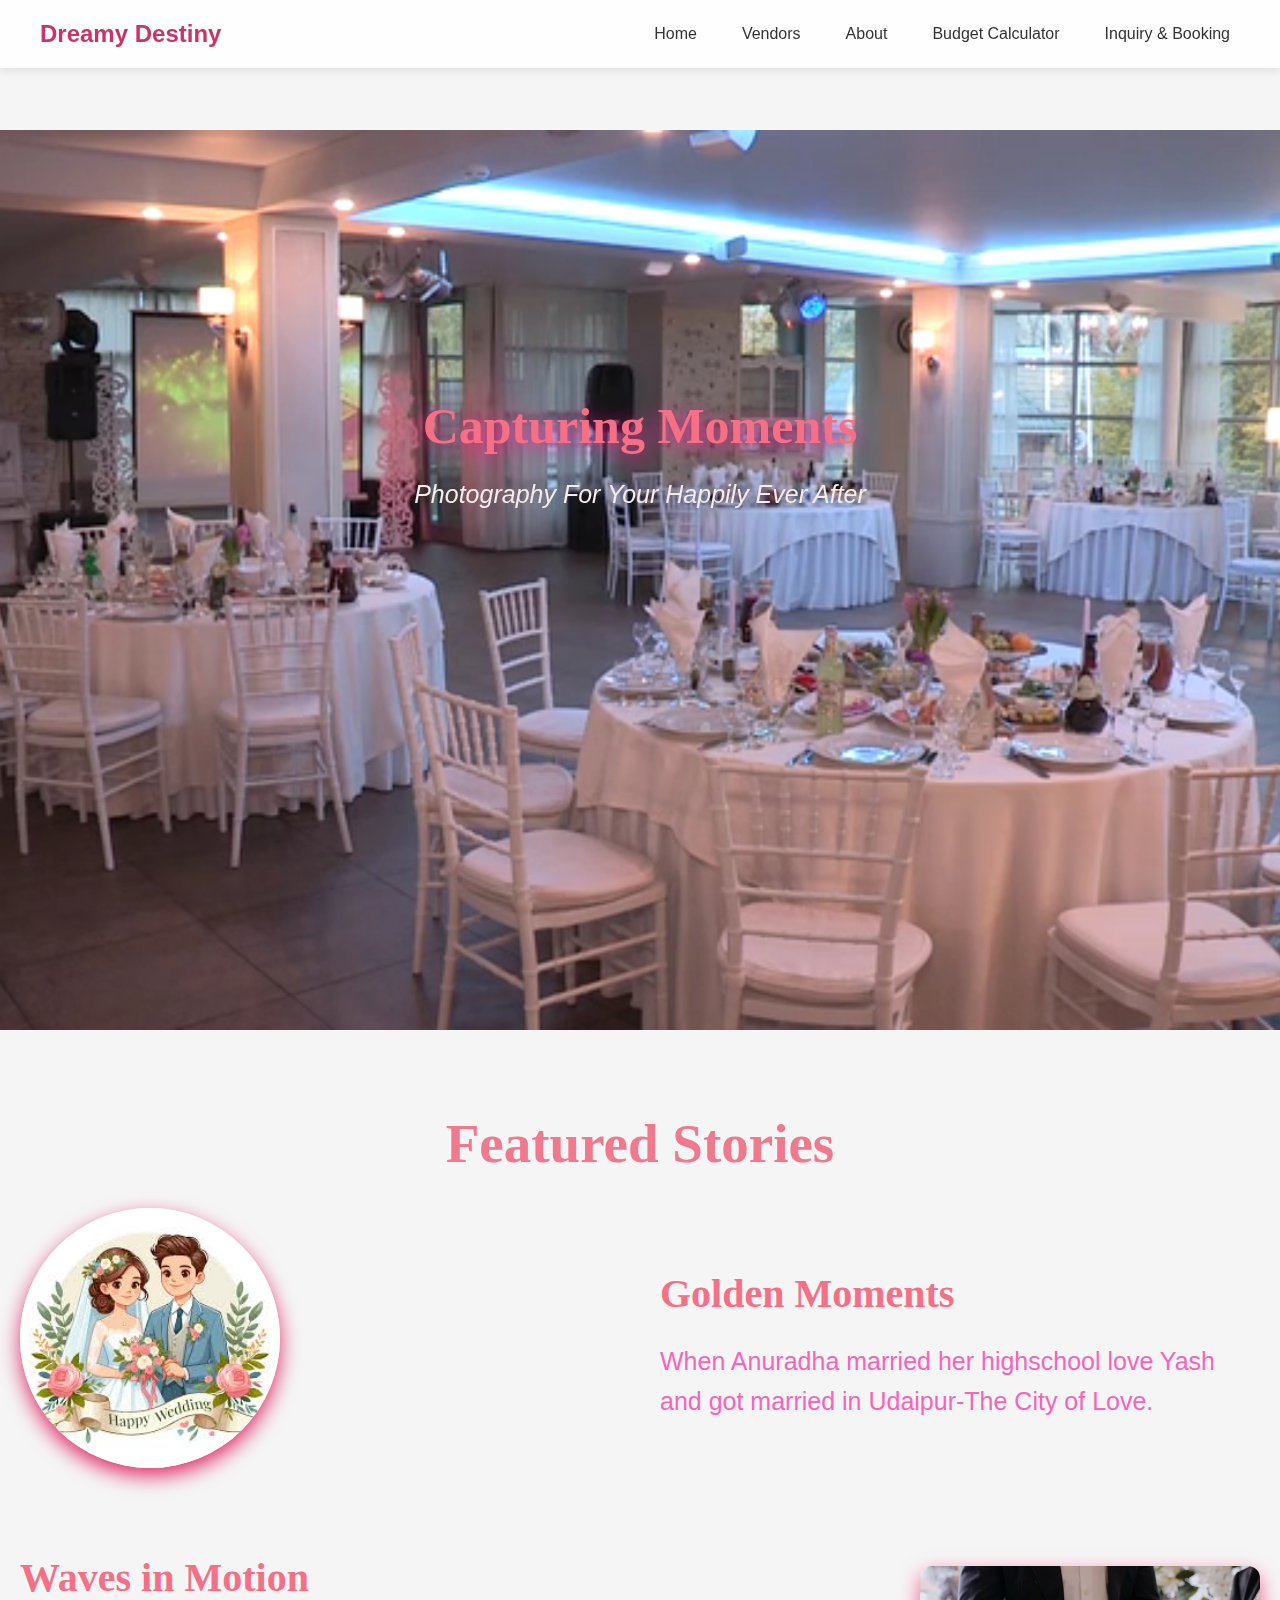
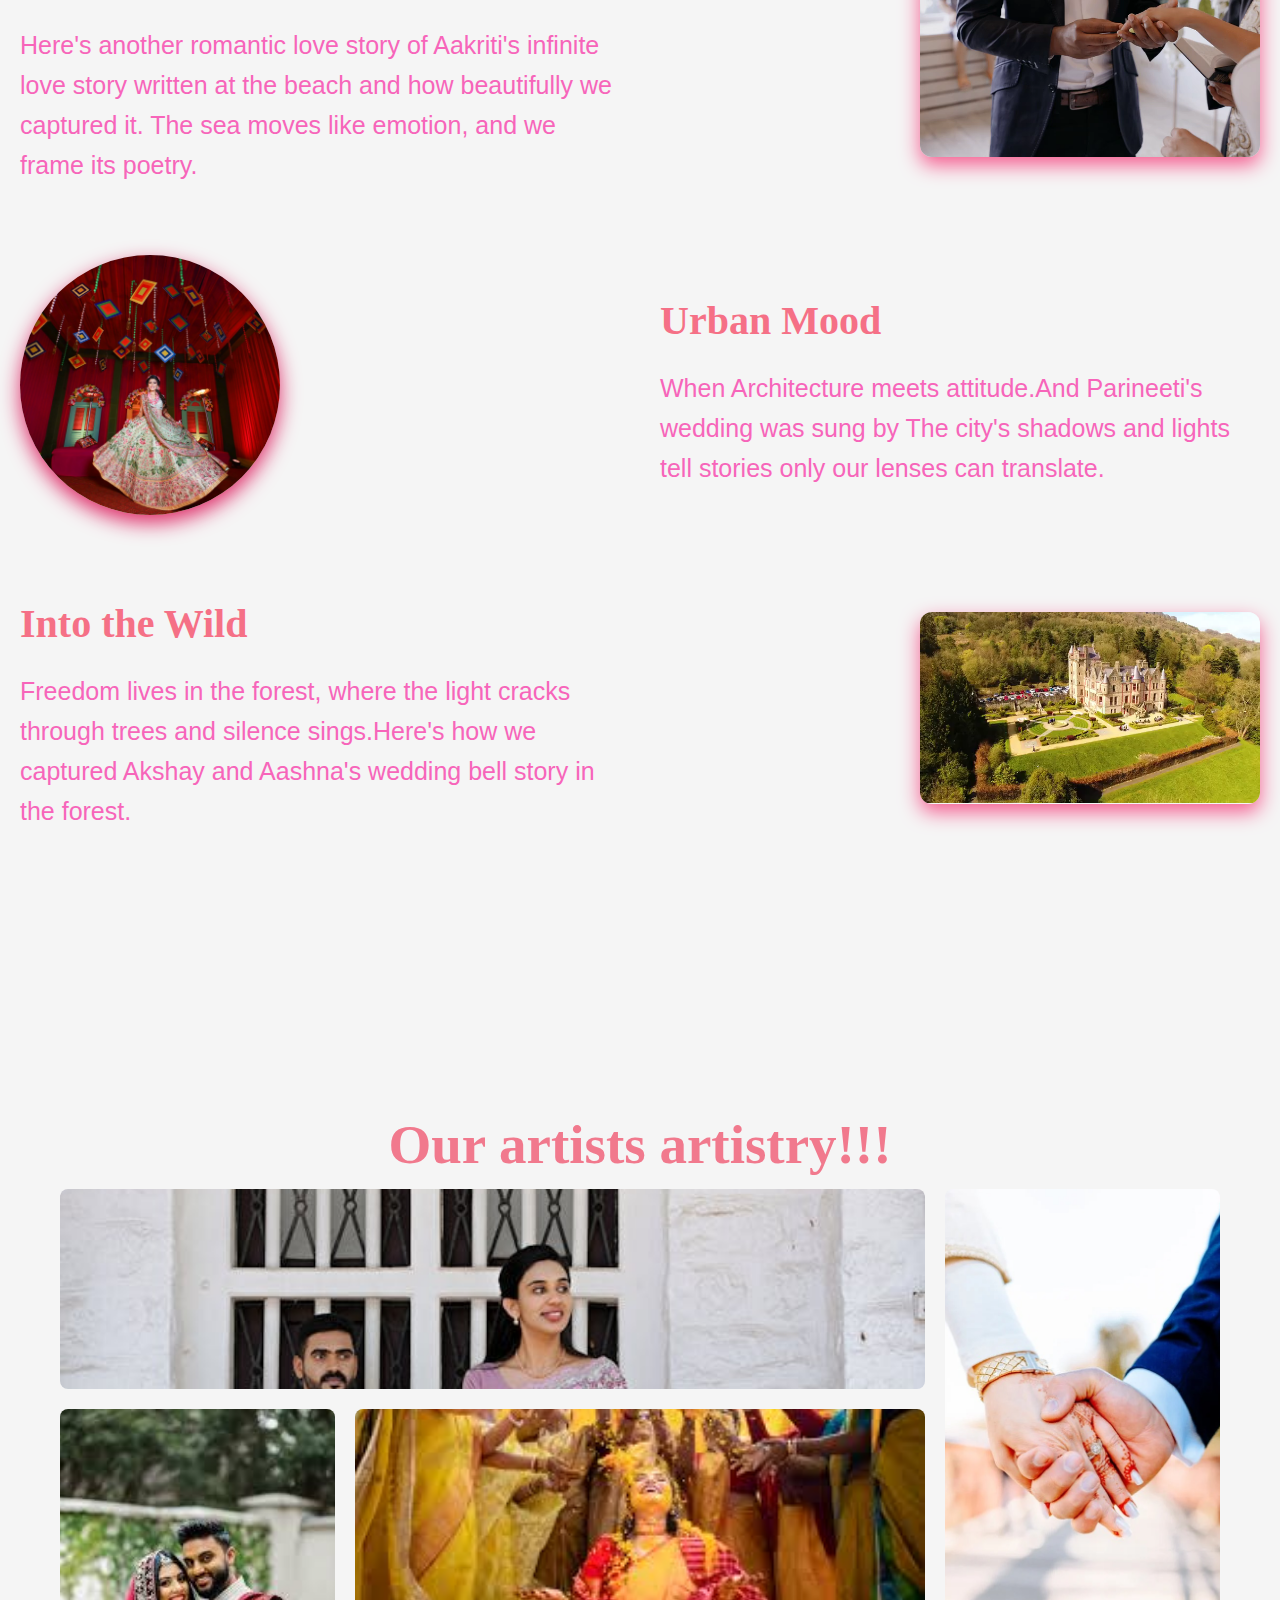
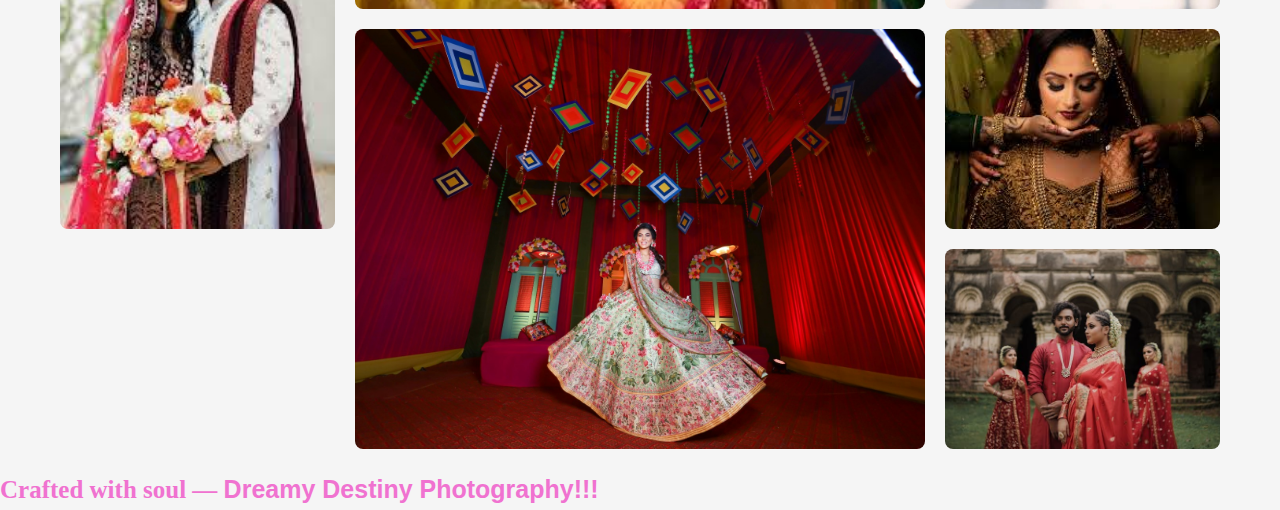
<file: photograph.html>
<!DOCTYPE html>
<html lang="en">
<head>
  <meta charset="UTF-8" />
  <meta name="viewport" content="width=device-width, initial-scale=1.0"/>
  <title>Aesthetic Photography</title>
  <!-- Internal CSS -->
  <link rel="stylesheet" href="style.css">
  <style>
    /* css style for photograph page*/
* {
    margin: 0px;
    padding: 0px;
    box-sizing: border-box;
  }
  
  body {
    font-family: 'Quicksand', sans-serif;
    background-color: whitesmoke;
    color: rgb(245, 112, 134);
    line-height: 1.6;
    
  }
  /* Header */
  header {
    height: 100vh;
    overflow: hidden;
  }
  
  .background-video {
    position: absolute;
    top: 50%;
    left: 50%;
    min-width: 100%;
    min-height: 100%;
    transform: translate(-50%, -50%);
    margin-top: 130px;
  }
  .header-content {
    position: absolute;
    top: 50%;
    left: 50%;
    transform: translate(-50%, -50%);
    text-align: center;
  }
  
  .header-content h1 {
    font-family:cursive;
    font-size: 50px;
    font-weight:100px;
    text-shadow: 0 4px 20px rgba(250, 28, 150, 0.8);
  }
  
  .header-content p {
    font-size: 25px;
    color: rgb(245, 235, 235);
    font-style: italic;
    margin-top: 8px;
  }
  
  /* Section  */
  .section-title {
    font-family: 'Unbounded', cursive;
    text-align: center;
    font-size: 55px;
    margin-top: 200px;
    color: rgb(241, 121, 141);
  }
/*blocks */
.media-block {
    display: flex;
    justify-content: space-between;
    align-items: center;
    gap: 20px;
    margin-bottom: 30px;
    padding: 20px;
  }
  
  .image-left .media {
    grid-column: 2 / 3;
  }
  .image-left .media-text {
    grid-column: 2 / 3;
  }
  
  .video-right .media {
    grid-column: 2 / 3;
  }
  .video-right .media-text {
    grid-column: 2 / 3;
  }
  
  .media img {
    width: 260px;
    height: 260px;
    object-fit: cover;
    border-radius: 50%;
    box-shadow: 0 8px 20px rgb(223, 47, 106);
    transition: transform 0.3s ease;
  }
  
  .media video {
    width: 340px;
    height: auto;
    border-radius: 12px;
    object-fit: cover;
    box-shadow: 0 8px 20px rgb(245, 92, 143);
    transition: transform 0.3s ease;
  }
  
  .media:hover img{
    transform: scale(1.05);
  
  }
  .media:hover video {
    transform: scale(1.05);
  }
  
  .media-text {
    max-width: 600px;
  }
  .media-text h3 {
    font-family: 'Unbounded', cursive;
    font-size: 40px;
    margin-bottom: 15px;
  }
  
  .media-text p {
    font-size: 25px;
    color: rgb(247, 101, 186);
  }
  
  /* Grid Gallery */
  .grid-gallery {
    padding: 20px;
    max-width: 1200px;
    margin: auto;
  }
  
  .image-grid {
    display: grid;
    grid-auto-rows: 200px; 
    gap: 20px;
  }
/* Make all images responsive */
.image-grid img {
    width: 100%;
    height: 100%;
    object-fit: cover;
    border-radius: 8px;
    display: block;
  }
  
  /* to make collage of images*/
  .img1 {
    grid-column: 1 / 4;
    grid-row: 1 / 2;
  }
  
  .img2 {
    grid-column: 4 / 5;
    grid-row: 1 / 3;
  }
  
  .img3 {
    grid-column: 1 / 2;
    grid-row: 2 / 4;
  }
  
  .img4 {
    grid-column: 2 / 4;
    grid-row: 2 / 3;
  }
  
  .img5 {
    grid-column: 2 / 4;
    grid-row: 3 / 5;
  }
  
  .img6 {
    grid-column: 4 / 5;
    grid-row: 3 / 4;
  }
  
  .img7 {
    grid-column: 4 / 5;
    grid-row: 4/ 5;
  }
  .signature-text {
    font-size: 25px;
    font-weight: bold;
    font-family: cursive;
    color:rgb(240,114, 208);
  }  
  </style>
</head>
<body>
  <header>
        <nav class="navbar">
            <div class="logo">Dreamy Destiny</div>
            <ul class="nav-links">
                <li><a href="index.html">Home</a></li>
                <li  class="dropdown">
                    <a href="vendor.html">Vendors</a>
                    <ul class="dropdown-menu">
                        <li><a href="photograph.html">Photographers</a></li>
                        <li><a href="caterers.html">Caterers</a></li>
                        <li><a href="venue.html">Venues</a></li>
                    </ul>
                    </li>
                    <li><a href="aboutus.html">About</a></li>
                    <li><a href="budgetcalculator.html">Budget Calculator</a></li>
                    <li><a href="booking.html">Inquiry & Booking</a></li>
                </li>
            </ul>
        </nav>
        </header>
        <section class="photo">
    <video autoplay muted loop class="background-video">
        <source src="vid.mp4" type="video/mp4" />        
    </video>
    <div class="header-content">
      <h1>Capturing Moments</h1>
      <p>Photography For Your Happily Ever After</p>
    </div>
  

  <!-- Feature Media Layout -->
  <section class="gallery-section">
    <h2 class="section-title">Featured Stories</h2>

    <!-- Alternating Media Blocks -->
    <div class="media-block image-left">
      <div class="media"><img src="photo1.jpg" alt="Golden Hour"></div>
      <div class="media-text">
        <h3>Golden Moments</h3>
        <p>When Anuradha married her highschool love Yash and got married in Udaipur-The City of Love.</p>
      </div>
    </div>

    <div class="media-block video-right">
      <div class="media-text">
        <h3>Waves in Motion</h3>
        <p>Here's another romantic love story of Aakriti's infinite love story written at the beach and how beautifully we captured it. The sea moves like emotion, and we frame its poetry.</p>
      </div>
      <div class="media"><video autoplay muted loop><source src="vid2.mp4" type="video/mp4"></video></div>
    </div>

    <div class="media-block image-left">
      <div class="media"><img src="photo2.jpg" alt="Urban Mood"></div>
      <div class="media-text">
        <h3>Urban Mood</h3>
        <p> When Architecture meets attitude.And Parineeti's wedding was sung by The city's shadows and lights tell stories only our  lenses can translate.</p>
      </div>
    </div>

    <div class="media-block video-right">
      <div class="media-text">
        <h3>Into the Wild</h3>
        <p>Freedom lives in the forest, where the light cracks through trees and silence sings.Here's how we captured Akshay and Aashna's wedding bell story in the forest.</p>
    </div>
    <div class="media"><video autoplay muted loop><source src="vid3.mp4" type="video/mp4"></video></div>
  </div>
</section>

<!-- Grid Card Gallery -->
<section class="grid-gallery">
  <h2 class="section-title">Our artists artistry!!!</h2>
  <div class="image-grid">
    <img src="gridphoto1.jpg" alt="" class="img1">
    <img src="gridphoto3.jpg" alt="" class="img2">
    <img src="gridphoto2.jpg" alt="" class="img3">
    <img src="gridphoto4.jpg" alt="" class="img4">
    <img src="photo2.jpg" alt="" class="img5">
    <img src="gridphoto5.jpg" alt="" class="img6">
    <img src="gridphoto6.jpg" alt="" class="img7">
  </div>
</section>

<section class="signature">
  <p class="signature-text">Crafted with soul — <strong>Dreamy Destiny Photography!!!</strong></p>
</section>
</section>
</body>
</html>
</file>
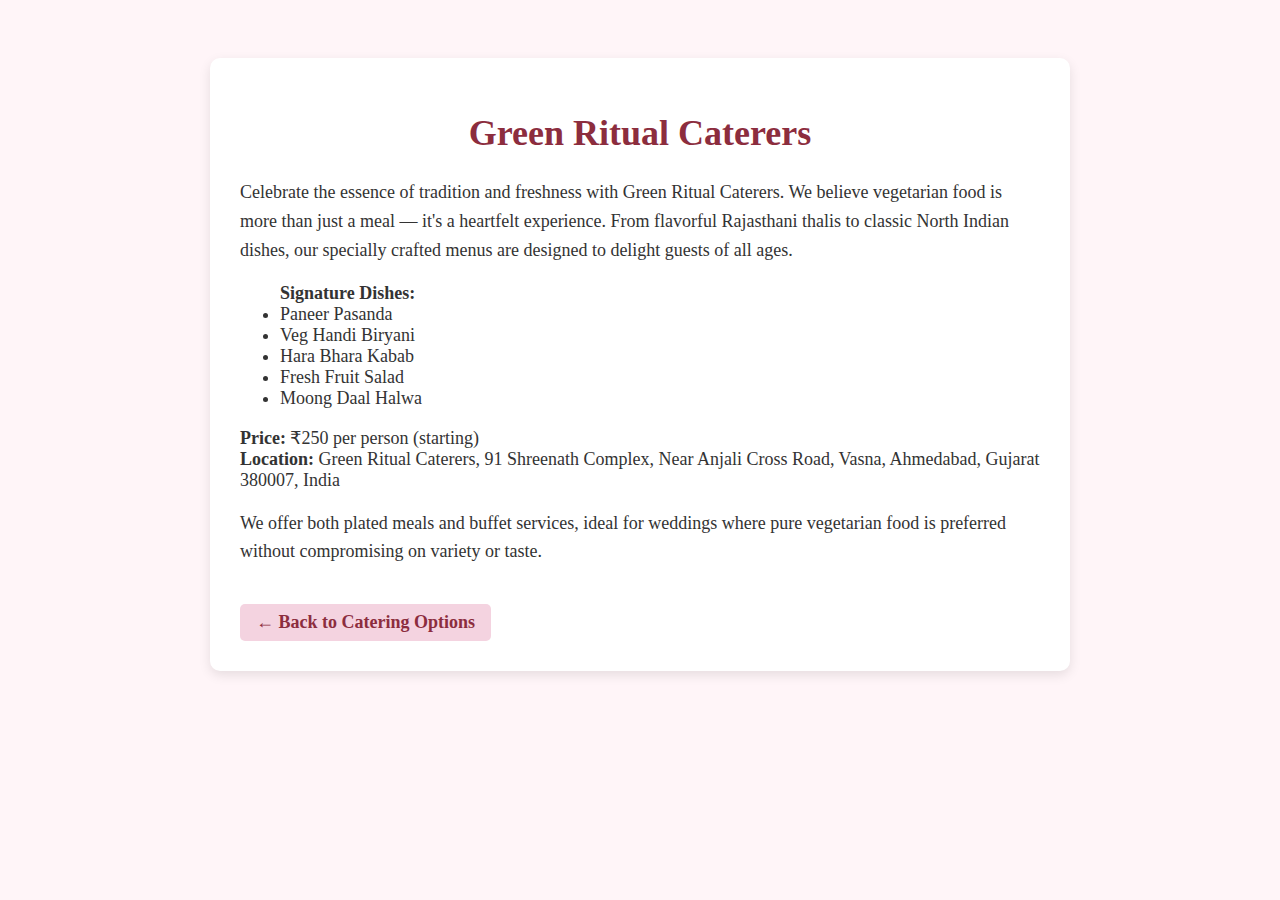
<file: vegview.html>
<!DOCTYPE html>
<html lang="en">
<head>
    <meta charset="UTF-8">
    <meta name="viewport" content="width=device-width, initial-scale=1.0">
    <title>Vegetarian Catering View Details</title>
    <style>
        body {
           font-family: Arial, sans-serif;
           background-color: #fff5f8;
           padding: 30px;
           color: #333;
       }
   
       h1 {
           color: #8c2d3e;
           text-align: center;
          
       }
   
       .container {
           max-width: 800px;
           margin: 20px auto;
           background: white;
           padding: 30px;
           border-radius: 10px;
           box-shadow: 0 4px 12px rgba(0,0,0,0.1);
           font-family: "Georgia", "Times New Roman", serif;
           font-size: 18px; 
       }
   
       p {
           font-size: 16px;
           line-height: 1.6;
           font-size: 18px;
       }
   
       .back {
               display: inline-block;
               margin-top: 20px;
               text-decoration: none;
               color: #8c2d3e;
               font-weight: bold;
               padding: 8px 16px;
               background-color: #f4d3e0;
               border-radius: 5px;
               transition: background-color 0.3s ease;
           }
   
       .back:hover {
           color: #d76a7e;
       }
   </style>
</head>
<body>
    
            
      <!-- Vegetarian Catering -->
    <div class="container">
        <h1>Green Ritual Caterers</h1>
        <p>Celebrate the essence of tradition and freshness with Green Ritual Caterers. We believe vegetarian food is more than just a meal — it's a heartfelt experience. From flavorful Rajasthani thalis to classic North Indian dishes, our specially crafted menus are designed to delight guests of all ages.</p>
                
        <ul>
          <strong>Signature Dishes:</strong><br>
          <li>Paneer Pasanda</li>
          <li>Veg Handi Biryani</li>
          <li>Hara Bhara Kabab</li>
          <li>Fresh Fruit Salad</li>
          <li>Moong Daal Halwa</li>
        </ul>
       
        <strong>Price:</strong> ₹250 per person (starting)<br>
        <strong>Location:</strong> Green Ritual Caterers, 91 Shreenath Complex, Near Anjali Cross Road, Vasna, Ahmedabad, Gujarat 380007, India<br>
        <p>We offer both plated meals and buffet services, ideal for weddings where pure vegetarian food is preferred without compromising on variety or taste.</p>     
    
        <a href="caterers.html" class="back">← Back to Catering Options</a>
      </div>
  </body>
</html>
</file>
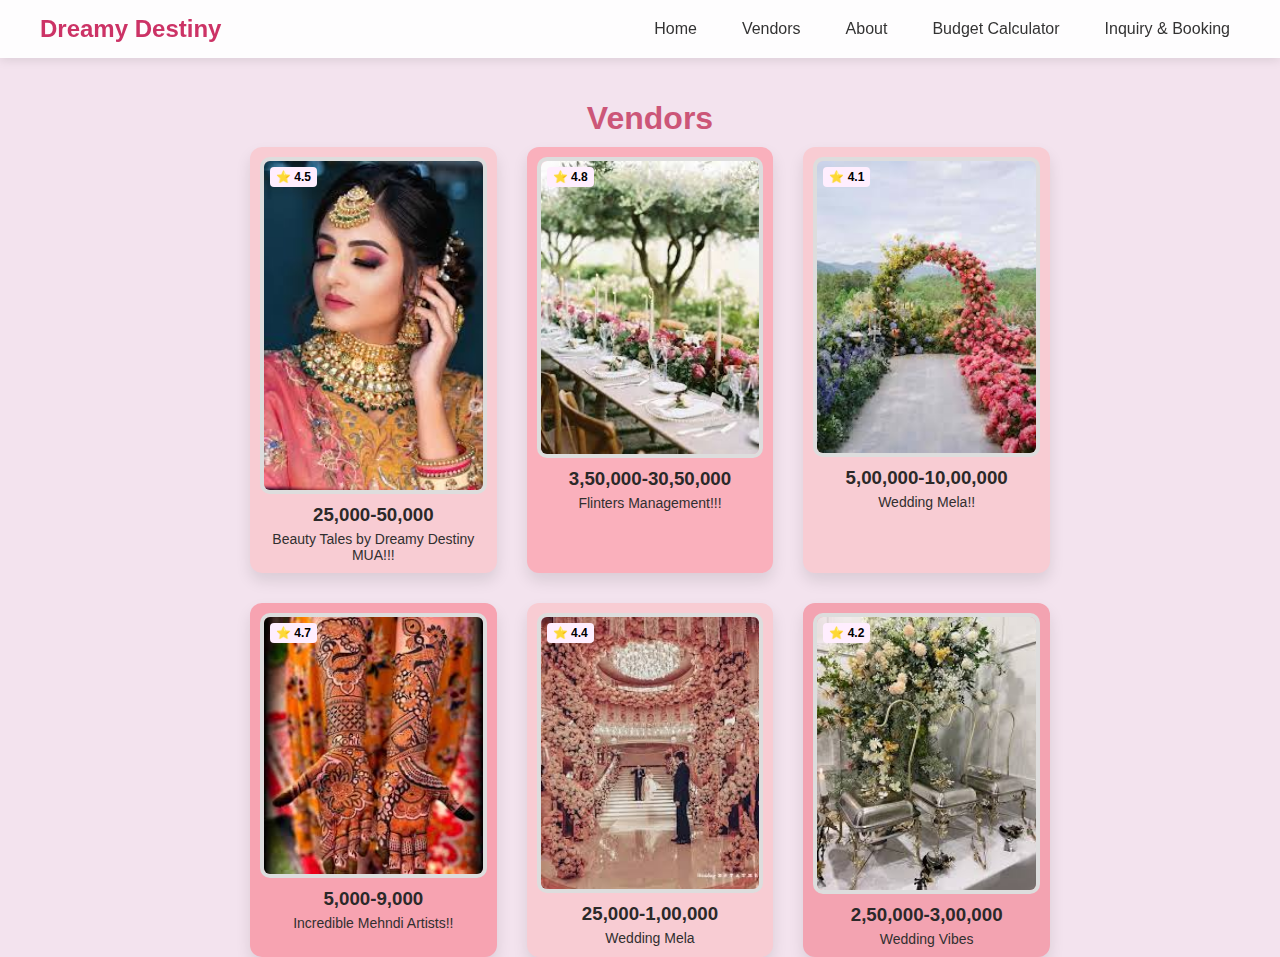
<file: vendor.html>
<!DOCTYPE html>
<html lang="en">
<head>
  <meta charset="UTF-8">
  <meta name="viewport" content="width=device-width, initial-scale=1.0">
  <title>Card Grid with Ratings</title>
  <link rel="stylesheet" href="style.css">
<style>
    /* Reset and base styles */  
    .vendor{
    padding: 250px;
    padding-top: 100px;
}
*{
  margin: 0;
  padding: 0;
  box-sizing: border-box;
  font-family: Arial, sans-serif;
}

body {
  height: 600px;
  display: flex;
  margin-bottom: 0;
  background: rgb(243, 227, 238);
}

.card-container {
  display: grid;
  grid-template-columns: repeat(3, 1fr);
  grid-template-rows: repeat(2, 1fr);
  gap: 30px;
  width: 800px;
  max-width: 1200px;
  height: 90vh;
}
.card {
  border-radius: 12px;
  padding: 10px;
  text-align: center;
  box-shadow: 0 8px 15px rgba(0, 0, 0, 0.1);
  position: relative;
  margin:0;
}

.img-frame {
  border: 4px solid #ddd;
  border-radius: 10px;
  overflow: hidden;
  position: relative;
}

.img-frame img {
  width: 100%;
  height: auto;
  display: block;
  transition: transform 0.3s ease-in-out;

}

.card:hover {
  transform: translateY(-10px);
  box-shadow: 0 15px 25px rgb(247, 44, 196);
}
.rating-tag {
  position: absolute;
  top: 6px;
  left: 6px;
  background: rgb(255, 238, 254);
  color: black;
  font-size: 12px;
  padding: 3px 6px;
  border-radius: 4px;
  font-weight: bold;
}

.card h3 {
  margin: 10px 0 5px;
  color: rgb(43, 41, 41);
}

.card p {
  color: rgb(49, 47, 47);
  font-size: 14px;
}
.color1 {
  background-color: rgb(248, 204, 211);

}
.color2 {
  background-color: rgb(250, 176, 188);


}
.color3 {
  background-color: rgb(248, 204, 211);


}
.color4 {
  background-color: rgb(247, 163, 177);


}
.color5 {
  background-color: rgb(248, 204, 211);

}
.color6 {
  background-color: rgb(243,163,177);

}
</style>
</head>
<body>
    <header>
        <nav class="navbar">
            <div class="logo">Dreamy Destiny</div>
            <ul class="nav-links">
                <li><a href="index.html">Home</a></li>
                <li  class="dropdown">
                    <a href="vendor.html">Vendors</a>
                    <ul class="dropdown-menu">
                        <li><a href="photograph.html">Photographers</a></li>
                        <li><a href="caterers.html">Caterers</a></li>
                        <li><a href="venue.html">Venues</a></li>
                    </ul>
                    </li>
                    <li><a href="aboutus.html">About</a></li>
                    <li><a href="budgetcalculator.html">Budget Calculator</a></li>
                    <li><a href="booking.html">Inquiry & Booking</a></li>
                </li>
            </ul>
        </nav>
       </header> 
 <section class="vendor">
 <h1 style="text-align: center; color:#cc5678; margin: 5;padding-bottom: 10px;">Vendors</h1>
  <div class="card-container">
    <div class="card color1">
      <div class="img-frame">
        <span class="rating-tag">⭐ 4.5</span>
        <img src="vendorphoto1.jpg" alt="Item 1" />
      </div>
      <h3>25,000-50,000</h3>
      <p>Beauty Tales by Dreamy Destiny MUA!!!</p>
    </div>
    <div class="card color2">
      <div class="img-frame">
        <span class="rating-tag">⭐ 4.8</span>
        <img src="vendorphoto2.jpg" alt="Item 2" />
      </div>
      <h3>3,50,000-30,50,000</h3>
      <p>Flinters Management!!!</p>
    </div>
    <div class="card color3">
      <div class="img-frame">
        <span class="rating-tag">⭐ 4.1</span>
        <img src="vendorphoto3.jpg" alt="Item 3" />
    </div>
    <h3>5,00,000-10,00,000</h3>
    <p>Wedding Mela!!</p>
  </div>
  <div class="card color4">
    <div class="img-frame">
      <span class="rating-tag">⭐ 4.7</span>
      <img src="vendorphoto4.jpg" alt="Item 4" />
    </div>
    <h3>5,000-9,000</h3>
    <p>Incredible Mehndi Artists!!</p>
  </div>
  <div class="card color5">
    <div class="img-frame">
        <span class="rating-tag">⭐ 4.4</span>
        <img src="vendorphoto5.jpg" alt="Item 5" />
      </div>
      <h3>25,000-1,00,000</h3>
      <p>Wedding Mela</p>
    </div>
    <div class="card color6">
      <div class="img-frame">
        <span class="rating-tag">⭐ 4.2</span>
        <img src="vendorphoto6.jpg" alt="Item 6" />
      </div>
      <h3>2,50,000-3,00,000</h3>
      <p>Wedding Vibes</p>
    </div>
  </div>
</section>
</body>
</html>
</file>
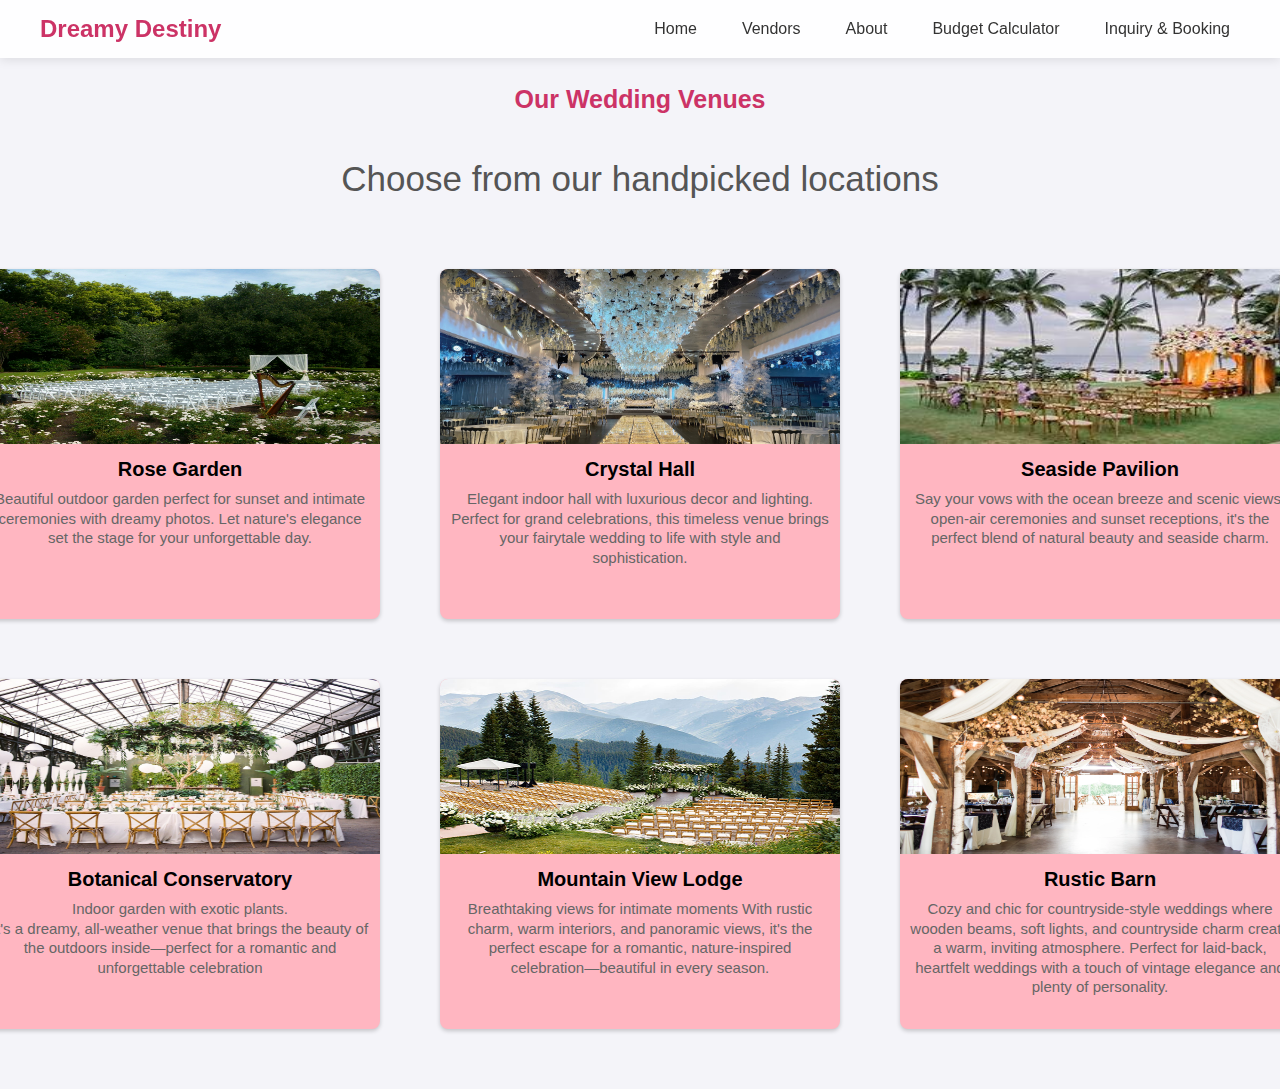
<file: venue.html>
<!DOCTYPE html>
<html lang="en">
<head>
    <meta charset="UTF-8">
    <meta name="viewport" content="width=device-width, initial-scale=1.0">
    <title>Wedding Venues</title>
   <link rel="stylesheet" href="style.css">
</head>
<body>
    <header>
        <nav class="navbar">
            <div class="logo">Dreamy Destiny</div>
            <ul class="nav-links">
                <li><a href="index.html">Home</a></li>
                <li  class="dropdown">
                    <a href="vendor.html">Vendors</a>
                    <ul class="dropdown-menu">
                        <li><a href="photograph.html">Photographers</a></li>
                        <li><a href="caterers.html">Caterers</a></li>
                        <li><a href="venue.html">Venues</a></li>
                    </ul>
                    </li>
                    <li><a href="aboutus.html">About</a></li>
                    <li><a href="budgetcalculator.html">Budget Calculator</a></li>
                    <li><a href="booking.html">Inquiry & Booking</a></li>
                </li>
            </ul>
        </nav>
       </header>
  <section class="venue-section">
    <h1> Our Wedding Venues</h1>
    <p> Choose from our handpicked locations</p>

    <div class="venues">
        <div class="venue-card">
            <img src="rosegarden.jpg">
            <div class="venue-content">
            <h3>Rose Garden </h3>
            <p>Beautiful  outdoor garden perfect for sunset and intimate ceremonies with dreamy photos. Let nature's elegance set the stage for your unforgettable day.</p>
            </div>     
        </div>
        <div class="venue-card">
            <img src="crystalhall.jpg">
            <div class="venue-content">
            <h3> Crystal Hall</h3>
            <p> Elegant indoor hall with luxurious decor and lighting.<br> Perfect for grand celebrations, this timeless venue brings your fairytale wedding to life with style and sophistication.</p>
            </div>     
        </div>
        <div class="venue-card">
            <img src="seasidepavillion.jpg">
            <div class="venue-content">
            <h3>Seaside Pavilion</h3>
            <p>Say your vows with the ocean breeze and scenic views.<br>open-air ceremonies and sunset receptions, it's the perfect blend of natural beauty and seaside charm.</p>
            </div>     
        </div>
        <div class="venue-card">
            <img src="botanicalconservatory.jpg">
            <div class="venue-content">
            <h3>Botanical Conservatory</h3>
            <p>Indoor garden with exotic plants.<br>It's a dreamy, all-weather venue that brings the beauty of the outdoors inside—perfect for a romantic and unforgettable celebration</p>
            </div>     
        </div>
    <div class="venue-card">
        <img src="mountainwedding.jpg">
        <div class="venue-content">
        <h3>Mountain View Lodge</h3>
        <p>Breathtaking views for intimate moments With rustic charm, warm interiors, and panoramic views, it's the perfect escape for a romantic, nature-inspired celebration—beautiful in every season.</p>
        </div>     
      </div>
      <div class="venue-card">
        <img src="rusticbarn.jpg">
        <div class="venue-content">
        <h3>Rustic Barn</h3>
        <p>Cozy and chic for countryside-style weddings where wooden beams, soft lights, and countryside charm create a warm, inviting atmosphere. Perfect for laid-back, heartfelt weddings with a touch of vintage elegance and plenty of personality.</p>
        </div>     
      </div>
     </div>
   </section>
  </body>
</html>
</file>
<file: style.css>
/*css style for navbar*/
*{
    margin: 0;
    padding: 0;
    box-sizing: border-box;
}
body,html{
    font-family: 'Segoe UI', Tahoma, Geneva, Verdana, sans-serif;
    height: 100%;
}
.navbar{

    background-color: rgba(255, 255, 255, 0.9); 
    display: flex;
    justify-content: space-between;
    align-items: center;
    padding: 15px  40px;
    position: fixed;
    width: 100%;
    box-shadow: 0 2px 10px rgba(0,0,0,0.1);   
}
.logo{
    font-size: 24px;
    font-weight: bold;
    color: #cc3366;
}
.nav-links{
    list-style: none;
    display: flex;
    gap: 25px;
}
.nav-links li{
    position: relative;
}
.nav-links a{
    text-decoration: none;
    color: #333;
    font-weight: 500;
    padding: 10px;
    transition: all 0.3s ease;
}
.nav-links a:hover{
    color: #cc3366;
}
/*css style for dropdown*/
.dropdown-menu{
    position: absolute;
    background-color: white;
    box-shadow: 0 4px 8px rgba(0,0,0,0.1);
    display: none;
    list-style: none;
}
.dropdown-menu li  a{
    display: block;
    padding: 10px 15px;

}
.dropdown:hover .dropdown-menu{
    display: block;
}
/* css style for home page div section*/
.hero-section{
    height: 100vh;
    background-image: url(background.jpg);
    background-size: cover;
    background-position: center;
    display: flex;
    align-items: center;
    justify-content: center;
    text-align: center;
    padding: 80px;
}
.hero-text h1{
      color: black;
      font-size: 48px;
      margin-top: 20px;
      margin-bottom: 15px;
}
.hero-text p{
    color: black;
    font-size: 20px;
}
/* Responsive navbar and dropdown*/
@media (max-width:768px)
{
    .navbar{
        flex-direction: column;
        align-items: flex-start;
    }
    .nav-links{
        flex-direction: column;
        width: 100%;
        margin-top: 10px;
    }
    .hero-section{
        height: 315vh;
    background-image: url(background.jpg);
    background-size: cover;
    background-position: center;
    display: flex;
    }
    .nav-links li{
        width: 100%;
    }
    .nav-linksa{
        display: block;
        width: 100%;
    }
    .hero-text h1{
        font-size: 24px;
    }
}
/* css style for budget calculator page*/
.budget{
    padding: 100px;
}
body {
    font-family: Arial, sans-serif;          
    background-color: #f4f4f9; 
    color: black; 
}

table {
    background-color: pink; 
    padding: 20px;
    margin:0 auto;
    border-radius: 8px;
    width: 90%;
    max-width: 600px; 
    box-shadow: 0 4px 8px rgba(0, 0, 0, 0.1); 
}

td {
    padding: 10px;
    display: block;
    width: 100%;
    padding: 10px;
}

input[type="radio"] {
    margin-right: 10px; 
}

input[type="text"], input[type="email"], input[type="date"] {
    display: inline-block;
    width: 90%;
    padding: 8px;
    margin: 5px 0;
    border: 1px solid pink;
    border-radius: 5px; 
    background-color: #ffffff; 
    color: #333; 
}

input[type="submit"], input[type="reset"] {
    background-color:palevioletred;
    color: #ffffff; 
    border: none;
    padding: 10px 20px;
    border-radius: 5px;
    cursor: pointer;
    font-size: 16px;
    transition: background-color 0.3s ease; 
}

input[type="submit"]:hover, input[type="reset"]:hover {
    background-color: lightpink;
    color:black;
}

#heading {
    color: palevioletred; 
    font-weight: bold; 
}   
/*responsive layout for budget calculator*/
@media (max-width:768px)
{
    .budget{
        padding: 300px;
    }
    td {
        padding: 10px;
        display: block;
        width: 100%;
        padding: 10px;
    }   
}
/*css style for venue page*/
* {
    margin: 0px;
    padding: 0px;
    box-sizing: border-box;
    font-family: sans-serif;
}
body{
    background-color: white;
} 
.venue-section{
    padding: 40px 20px;
    text-align: center;
}
.venue-section h1{
    padding: 45px;
    font-size: 25px;
    color: #cc3366;
}
.venue-section p{
    padding: 0;
    color: #555;
    font-size: 35px;
    margin-bottom: 40px;
}
.venues{
    display: grid;
    grid-template-columns: 1fr 1fr 1fr;
    grid-template-rows: 1fr 1fr;
    justify-content: center;
    margin-top: 50px;
    gap: 20px;
}
.venue-card{
    width: 400px;
    height: 350px;
    background-color: lightpink;
    border-radius: 8px;
    box-shadow: 0px 2px 4px rgba(0, 0, 0, 0.2);
    margin: 20px;
    overflow: hidden;
}
.venue-card:hover{
    transform: scale(1.03);
}
.venue-card img{
    width: 100%;
    height: 50%;
}
.venue-content{
    padding: 10px;
}
.venue-content h3{
    font-size: 20px;
    margin-bottom: 8px;
}
.venue-content p{
    color: #666;
    font-size: 15px;
    line-height: 1.3;
}
@media (max-width:768px){
    body{
        background-color: white;
    }
    .venues{
        display: flex;
      flex-direction: column;
      align-items: center;
    }   
}
/*css style for inquiry  & booking page*/
.booking{
    padding: 100px;
}
body {
    font-family: Arial, sans-serif;          
    background-color: #f4f4f9; 
    color: black; 
}

table {
    background-color: pink; 
    padding: 20px;
    margin:0 auto;
    border-radius: 8px;
    width: 90%;
    max-width: 600px; 
    box-shadow: 0 4px 8px rgba(0, 0, 0, 0.1); 
}

td {
    padding: 10px;
    display: block;
    width: 100%;
    padding: 10px;
}

input[type="checkbox"] {
    margin-right: 10px; 
}

input[type="text"], input[type="email"], input[type="date"], input[type="number"],textarea {
    display: inline-block;
    width: 90%;
    padding: 8px;
    margin: 5px 0;
    border: 1px solid pink;
    border-radius: 5px; 
    background-color: #ffffff; 
    color: #333; 
}

input[type="submit"], input[type="reset"] {
    background-color:palevioletred;
    color: #ffffff; 
    border: none;
    padding: 10px 20px;
    border-radius: 5px;
    cursor: pointer;
    font-size: 16px;
    transition: background-color 0.3s ease; 
}

input[type="submit"]:hover, input[type="reset"]:hover {
    background-color: lightpink;
    color:black;
}

#heading {
    color: palevioletred; 
    font-weight: bold;       
}
/*css style for caterers page*/
body {
    font-family: Arial, sans-serif;
    background-color: #f4f4f9;
    color: black;
    margin: 0;
    padding: 0;
}

.catering {
   text-align: center;
   padding: 100px 20px 20px;
   background: #ffe0e9;
   color: #8c2d3e;
   border-bottom: 2px solid #eac4d5;
}

.highlight-catering {
   color: #8c2d3e;
   font-weight: 600;
   font-style: italic;
   text-shadow: 0.5px 0.5px 1px rgba(140, 45, 62, 0.1);
}

.catering h1 {
   font-size: 40px;
   font-weight: bold;
   margin-bottom: 10px;
   font-family: 'Georgia', serif;
   letter-spacing: 1px;
   text-shadow: 1px 1px 2px rgba(140, 45, 62, 0.1);
}

.catering p {
   font-size: 18px;
   color: black;
   font-style: italic;
   margin-top: 5px;
}

.catering-heading {
   text-align: center;
   border-radius: 8px;
   margin: 40px auto 20px; 
}

.catering-heading h2 {
  color: #8c2d3e; /* rose red */
  font-size: 28px;
  margin-bottom: 10px;
  font-weight: 600;
  letter-spacing: 1px;
}

.catering-heading p {
  color:black;
  font-size: 16px;
  font-style: italic;
  line-height: 1.5;
}

.catering-services {
 display: flex;
 flex-wrap: wrap;
 justify-content: center;
 margin: 40px auto;
 max-width: 1200px;   
 border-radius: 10px;
 box-shadow: 0 4px 10px rgba(140, 45, 62, 0.05);    
}

.service {
    background-color:pink;
    margin: 50px;
    border-radius: 10px;
    box-shadow: 0 4px 8px rgba(0, 0, 0, 0.1);
    width: 300px;        
    text-align: center;
    overflow: hidden;
}

.service img {
    width: 100%;
    height: 200px;
    border-radius: 10px 10px 0 0;
}

.service-details {
    padding: 15px;
}

.service h3 {
    color: #8c2d3e;
    font-size: 1.4rem;
    margin-bottom: 10px;
}

.service p {
    color: #555;
    font-size: 1rem;
    margin-bottom: 15px;
}

.contact-btn {
    display: inline-block;
    padding: 10px 20px;
    background-color: #8c2d3e;
    color: white;
    text-decoration: none;
    border-radius: 5px;
    font-weight: bold;
    margin:5px;
    transition: background-color 0.3s ease;
}

.contact-btn:hover {
    background-color: #d76a7e;
    color:#8c2d3e;
}


/* Responsive Layout */
@media (max-width: 768px) {
    .catering-services {
        flex-direction: column;
        align-items: center;
    }

    .service {
        width: 80%;
    }
}

.service:hover {
   transform: translateY(-5px);        
   transition: transform 0.3s ease, box-shadow 0.3s ease;
   box-shadow: 0 6px 16px rgba(0, 0, 0, 0.15);
}

.search-container {
   display: flex;
   justify-content: center;
   align-items: center;
   margin: 30px auto;
   max-width: 600px;   
   gap: 10px;
}

.search-container input[type="text"] {
  width: 70%;
  padding: 10px 15px;
  font-size: 16px;
  border: 2px solid #eac4d5;
  border-radius: 5px;
  outline: none;
}

.search-container button {
 padding: 10px 20px;
 font-size: 16px;
 background-color: #8c2d3e;
 color: white;
 border: none;
 border-radius: 5px;
 cursor: pointer;
 font-weight: bold;
 transition: background-color 0.3s ease;
}

.search-container button:hover {
 background-color: #d76a7e;
 color: #fff;
}
/*css style for footer*/
body{
    margin: 0;
    font-family: Georgia,serif;
}
.footer{
    background-color: #fff;
    padding: 12px;
    color: black;
}
.footer-logo{
    text-align: center;
    margin-bottom: 18px;
}
.footer-logo img{
    max-width: 150px;
}
.footer-section{
    margin-bottom: 18px;
}
.footer-section h3{
    margin-bottom: 18px;
}
.footer-section ul{
    list-style: none;
    padding-left: 0;
}
.footer-section ul li{
    margin-bottom: 5px;
}
.footer-links{
    display: flex;
    justify-content: space-between;
    flex-wrap: wrap;
}
.footer-links > div{
    margin: 16px 0;
}
.footer-links ul{
    list-style: none;
    padding-left: 0;
}
.footer-links li{
    margin-bottom: 8px;
}
@media (max-width:768px){
    .footer-section{
        font-size: 10px;
    }
}
</file>
